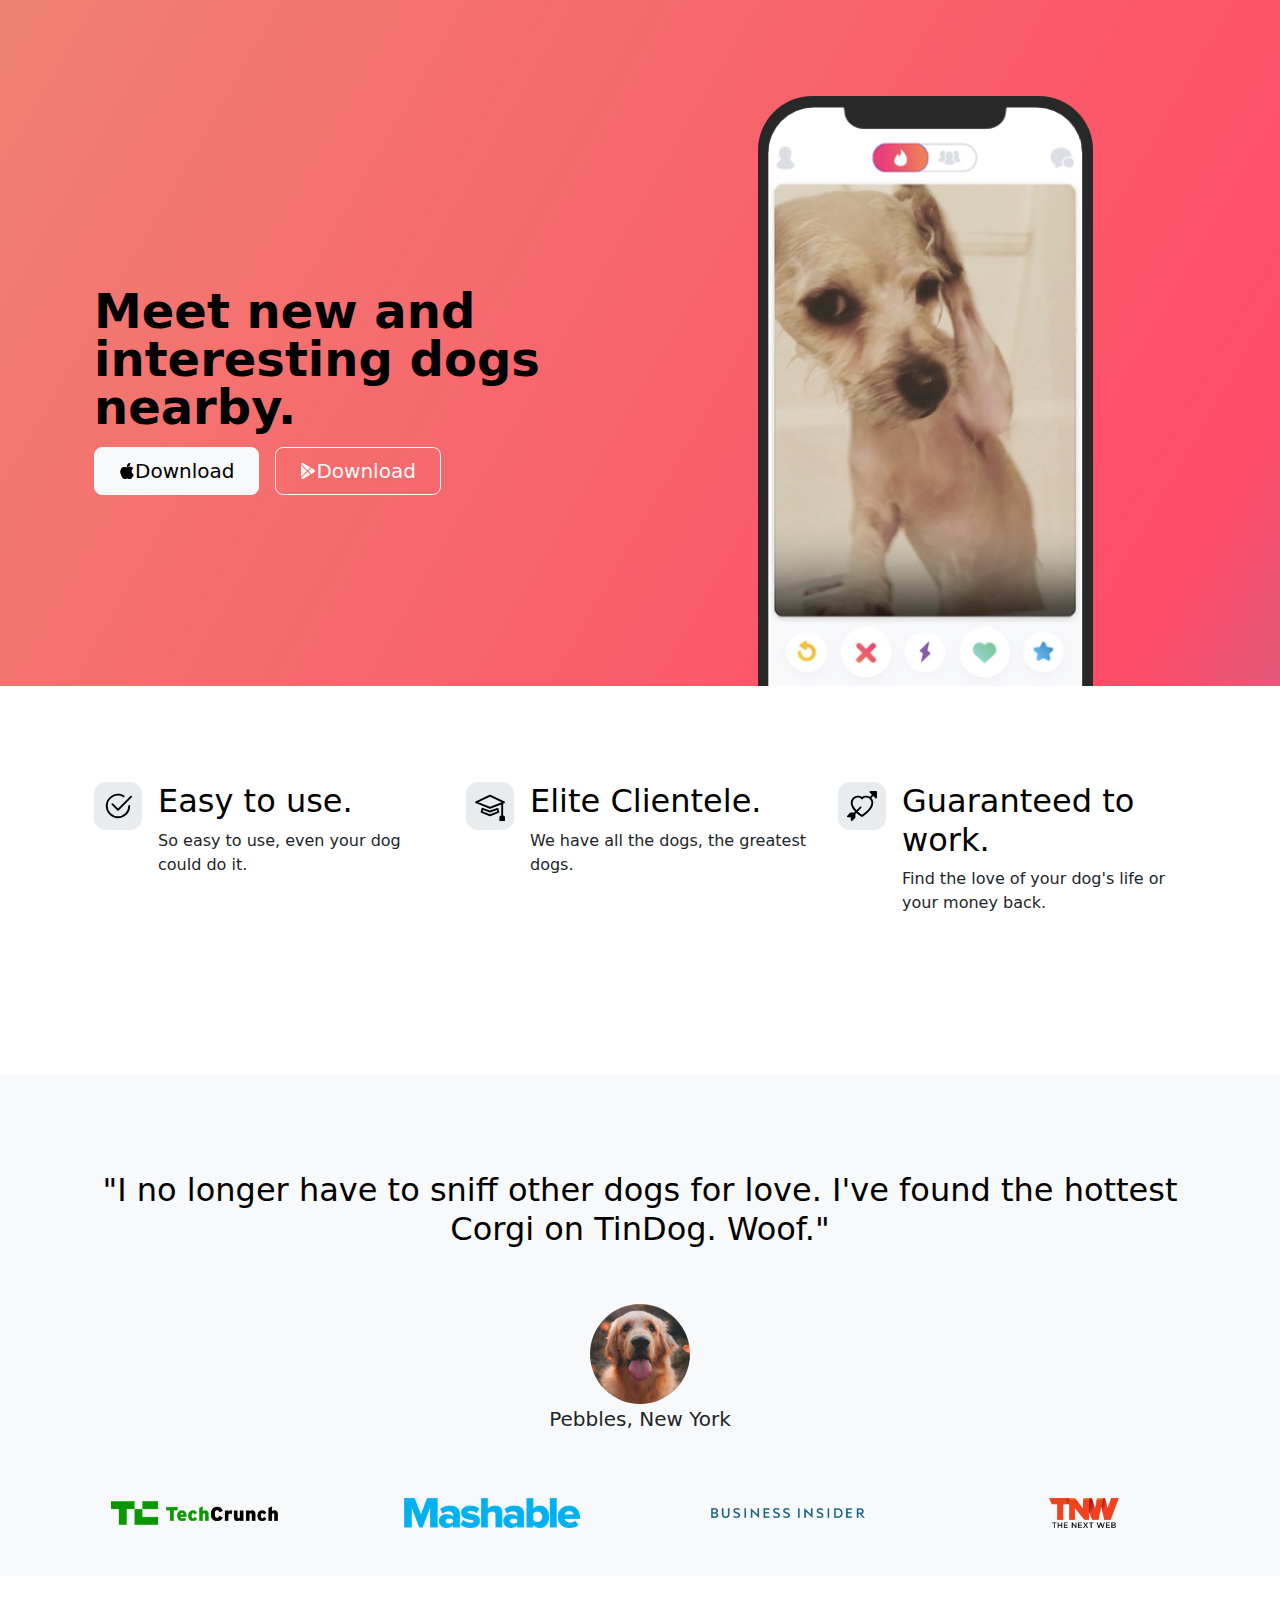
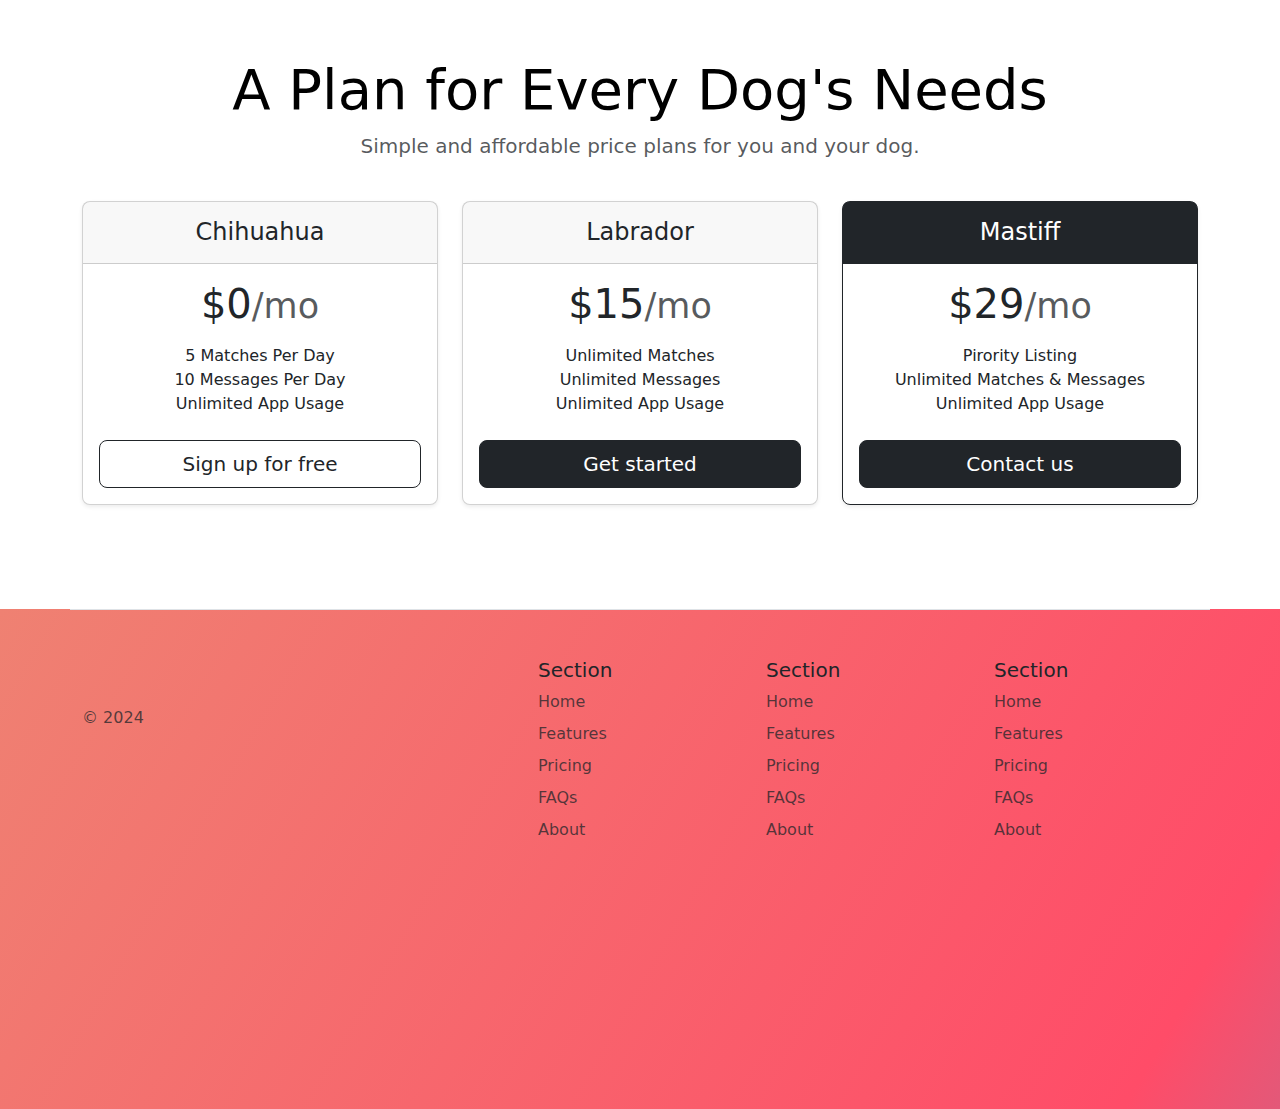
<file: Tindog_Project/index.html>
<!DOCTYPE html>
<html lang="en">

<head>
  <meta charset="UTF-8">
  <meta name="viewport" content="width=device-width, initial-scale=1.0">
  <title>TinDog</title>
  <link href="https://cdn.jsdelivr.net/npm/bootstrap@5.3.3/dist/css/bootstrap.min.css" rel="stylesheet" integrity="sha384-QWTKZyjpPEjISv5WaRU9OFeRpok6YctnYmDr5pNlyT2bRjXh0JMhjY6hW+ALEwIH" crossorigin="anonymous">
 <link rel="stylesheet" href="./css/style.css">
</head>

<body>

  <!-- Title -->
  <section id="title" class="gradient-background">
    <div class="container col-xxl-8 px-4 pt-5">
      <div class="row flex-lg-row-reverse align-items-center g-5 pt-5 ">
        <div class="col-10 col-sm-8 col-lg-6">
          <img src="./images/iphone.png" class="d-block mx-lg-auto img-fluid" alt="Bootstrap Themes" width="335" height="200" loading="lazy">
        </div>
        <div class="col-lg-6">
          <h1 class="display-5 fw-bold text-body-emphasis lh-1 mb-3">Meet new and interesting dogs nearby.</h1>
          <div class="d-grid gap-2 d-md-flex justify-content-md-start">
            <button type="button" class="btn btn-light btn-lg px-4 me-md-2"><svg xmlns="http://www.w3.org/2000/svg" width="16" height="16" fill="currentColor" class="bi bi-apple" viewBox="0 0 16 16">
              <path d="M11.182.008C11.148-.03 9.923.023 8.857 1.18c-1.066 1.156-.902 2.482-.878 2.516s1.52.087 2.475-1.258.762-2.391.728-2.43m3.314 11.733c-.048-.096-2.325-1.234-2.113-3.422s1.675-2.789 1.698-2.854-.597-.79-1.254-1.157a3.7 3.7 0 0 0-1.563-.434c-.108-.003-.483-.095-1.254.116-.508.139-1.653.589-1.968.607-.316.018-1.256-.522-2.267-.665-.647-.125-1.333.131-1.824.328-.49.196-1.422.754-2.074 2.237-.652 1.482-.311 3.83-.067 4.56s.625 1.924 1.273 2.796c.576.984 1.34 1.667 1.659 1.899s1.219.386 1.843.067c.502-.308 1.408-.485 1.766-.472.357.013 1.061.154 1.782.539.571.197 1.111.115 1.652-.105.541-.221 1.324-1.059 2.238-2.758q.52-1.185.473-1.282"/>
              <path d="M11.182.008C11.148-.03 9.923.023 8.857 1.18c-1.066 1.156-.902 2.482-.878 2.516s1.52.087 2.475-1.258.762-2.391.728-2.43m3.314 11.733c-.048-.096-2.325-1.234-2.113-3.422s1.675-2.789 1.698-2.854-.597-.79-1.254-1.157a3.7 3.7 0 0 0-1.563-.434c-.108-.003-.483-.095-1.254.116-.508.139-1.653.589-1.968.607-.316.018-1.256-.522-2.267-.665-.647-.125-1.333.131-1.824.328-.49.196-1.422.754-2.074 2.237-.652 1.482-.311 3.83-.067 4.56s.625 1.924 1.273 2.796c.576.984 1.34 1.667 1.659 1.899s1.219.386 1.843.067c.502-.308 1.408-.485 1.766-.472.357.013 1.061.154 1.782.539.571.197 1.111.115 1.652-.105.541-.221 1.324-1.059 2.238-2.758q.52-1.185.473-1.282"/>
            </svg>Download</button>
            <button type="button" class="btn btn-outline-light btn-lg px-4"><svg xmlns="http://www.w3.org/2000/svg" width="16" height="16" fill="currentColor" class="bi bi-google-play" viewBox="0 0 16 16">
              <path d="M14.222 9.374c1.037-.61 1.037-2.137 0-2.748L11.528 5.04 8.32 8l3.207 2.96zm-3.595 2.116L7.583 8.68 1.03 14.73c.201 1.029 1.36 1.61 2.303 1.055zM1 13.396V2.603L6.846 8zM1.03 1.27l6.553 6.05 3.044-2.81L3.333.215C2.39-.341 1.231.24 1.03 1.27"/>
            </svg>Download</button>
          </div>
        </div>
      </div>
    </div>
  </section>
  <!-- Features -->
  <section id="features">
     <div class="container px-4 py-5" id="hanging-icons">
      <!-- <h2 class="pb-2 border-bottom">Hanging icons</h2> -->
      <div class="row g-4 py-5 row-cols-1 row-cols-lg-3" >
        <div class="col d-flex align-items-start">
          <div class="icon-square text-body-emphasis bg-body-secondary d-inline-flex align-items-center justify-content-center fs-4 flex-shrink-0 me-3">
            <svg xmlns="http://www.w3.org/2000/svg" height="30" fill="currentColor" class="bi bi-check2-circle" viewBox="0 0 16 16">
              <path d="M2.5 8a5.5 5.5 0 0 1 8.25-4.764.5.5 0 0 0 .5-.866A6.5 6.5 0 1 0 14.5 8a.5.5 0 0 0-1 0 5.5 5.5 0 1 1-11 0z"></path>
              <path d="M15.354 3.354a.5.5 0 0 0-.708-.708L8 9.293 5.354 6.646a.5.5 0 1 0-.708.708l3 3a.5.5 0 0 0 .708 0l7-7z"></path>
            </svg>
          </div>
          <div>
            <h3 class="fs-2 text-body-emphasis">Easy to use.</h3>
            <p>So easy to use, even your dog could do it.</p>
          </div>
        </div>
        <div class="col d-flex align-items-start">
          <div class="icon-square text-body-emphasis bg-body-secondary d-inline-flex align-items-center justify-content-center fs-4 flex-shrink-0 me-3">
            <svg xmlns="http://www.w3.org/2000/svg" height="30" fill="currentColor" class="bi bi-mortarboard" viewBox="0 0 16 16">
              <path d="M8.211 2.047a.5.5 0 0 0-.422 0l-7.5 3.5a.5.5 0 0 0 .025.917l7.5 3a.5.5 0 0 0 .372 0L14 7.14V13a1 1 0 0 0-1 1v2h3v-2a1 1 0 0 0-1-1V6.739l.686-.275a.5.5 0 0 0 .025-.917l-7.5-3.5ZM8 8.46 1.758 5.965 8 3.052l6.242 2.913L8 8.46Z"></path>
              <path d="M4.176 9.032a.5.5 0 0 0-.656.327l-.5 1.7a.5.5 0 0 0 .294.605l4.5 1.8a.5.5 0 0 0 .372 0l4.5-1.8a.5.5 0 0 0 .294-.605l-.5-1.7a.5.5 0 0 0-.656-.327L8 10.466 4.176 9.032Zm-.068 1.873.22-.748 3.496 1.311a.5.5 0 0 0 .352 0l3.496-1.311.22.748L8 12.46l-3.892-1.556Z"></path>
            </svg>
          </div>
          <div>
            <h3 class="fs-2 text-body-emphasis">Elite Clientele.</h3>
            <p>We have all the dogs, the greatest dogs.</p>
          </div>
        </div>
        <div class="col d-flex align-items-start">
          <div class="icon-square text-body-emphasis bg-body-secondary d-inline-flex align-items-center justify-content-center fs-4 flex-shrink-0 me-3">
            <svg xmlns="http://www.w3.org/2000/svg" height="30" fill="currentColor" class="bi bi-arrow-through-heart" viewBox="0 0 16 16">
              <path fill-rule="evenodd" d="M2.854 15.854A.5.5 0 0 1 2 15.5V14H.5a.5.5 0 0 1-.354-.854l1.5-1.5A.5.5 0 0 1 2 11.5h1.793l.53-.53c-.771-.802-1.328-1.58-1.704-2.32-.798-1.575-.775-2.996-.213-4.092C3.426 2.565 6.18 1.809 8 3.233c1.25-.98 2.944-.928 4.212-.152L13.292 2 12.147.854A.5.5 0 0 1 12.5 0h3a.5.5 0 0 1 .5.5v3a.5.5 0 0 1-.854.354L14 2.707l-1.006 1.006c.236.248.44.531.6.845.562 1.096.585 2.517-.213 4.092-.793 1.563-2.395 3.288-5.105 5.08L8 13.912l-.276-.182a21.86 21.86 0 0 1-2.685-2.062l-.539.54V14a.5.5 0 0 1-.146.354l-1.5 1.5Zm2.893-4.894A20.419 20.419 0 0 0 8 12.71c2.456-1.666 3.827-3.207 4.489-4.512.679-1.34.607-2.42.215-3.185-.817-1.595-3.087-2.054-4.346-.761L8 4.62l-.358-.368c-1.259-1.293-3.53-.834-4.346.761-.392.766-.464 1.845.215 3.185.323.636.815 1.33 1.519 2.065l1.866-1.867a.5.5 0 1 1 .708.708L5.747 10.96Z"></path>
            </svg>
          </div>
          <div>
            <h3 class="fs-2 text-body-emphasis">Guaranteed to work.</h3>
            <p>Find the love of your dog's life or your money back.</p>
          </div>
        </div>
      </div>
    </div>

  </section>
  <!-- Testimonial -->
  <section id="testimonial">
    <div class="my-5">
      <div class="p-5 text-center bg-body-tertiary">
        <div class="container py-5">
          <h2 class="text-body-emphasis">"I no longer have to sniff other dogs for love. I've found the hottest Corgi on TinDog. Woof."</h2><br>
          <img src="./images/dog-img.jpg" class="dog-img" alt="dog">
          <p class="col-lg-8 mx-auto lead">
            Pebbles, New York
          </p>
        </div>
        <div class="row-images">
        <div class="col-lg-3 col-sm-12">
          <img src="./images/techcrunch.png" alt="techcrunch" height="30">
        </div>
        <div class="col-lg-3 col-sm-12">
          <img src="./images/mashable.png" alt="techcrunch" height="30">
        </div>
        <div class="col-lg-3 col-sm-12">
          <img src="./images/bizinsider.png" alt="techcrunch" height="30">
        </div>
        <div class="col-lg-3 col-sm-12">
          <img src="./images/tnw.png" alt="techcrunch" height="30">
        </div>
        </div>
        <!-- <div class="row-images">
          <img src="./images/techcrunch.png" class="techcrunch" alt="dog">
          <img src="./images/mashable.png" class="mashable" alt="dog">
          <img src="./images/bizinsider.png" class="bizinsider" alt="dog">
          <img src="./images/tnw.png" class="tnw" alt="dog"> -->
  
        </div>
      </div>
    </div>




  </section>
  <!-- Pricing -->
  <section id="pricing">

    <div class="container py-3">
    
        <div class="pricing-header p-3 pb-md-4 mx-auto text-center">
          <h1 class="display-4 fw-normal text-body-emphasis">A Plan for Every Dog's Needs</h1>
          <p class="fs-5 text-body-secondary">Simple and affordable price plans for you and your dog.</p>
        </div>
      </header>
    
      <main>
        <div class="row row-cols-1 row-cols-md-3 mb-3 text-center">
          <div class="col">
            <div class="card mb-4 rounded-3 shadow-sm">
              <div class="card-header py-3">
                <h4 class="my-0 fw-normal">Chihuahua</h4>
              </div>
              <div class="card-body">
                <h1 class="card-title pricing-card-title">$0<small class="text-body-secondary fw-light">/mo</small></h1>
                <ul class="list-unstyled mt-3 mb-4">
                  <li>5 Matches Per Day</li>
                  <li>10 Messages Per Day</li>
                  <li>Unlimited App Usage</li>
                </ul>
                <button type="button" class="w-100 btn btn-lg btn-outline-dark">Sign up for free</button>
              </div>
            </div>
          </div>
          <div class="col">
            <div class="card mb-4 rounded-3 shadow-sm">
              <div class="card-header py-3">
                <h4 class="my-0 fw-normal">Labrador</h4>
              </div>
              <div class="card-body">
                <h1 class="card-title pricing-card-title">$15<small class="text-body-secondary fw-light">/mo</small></h1>
                <ul class="list-unstyled mt-3 mb-4">
                  <li>Unlimited Matches</li>
                  <li>Unlimited Messages</li>
                  <li>Unlimited App Usage</li>
                  
                </ul>
                <button type="button" class="w-100 btn btn-lg btn-dark">Get started</button>
              </div>
            </div>
          </div>
          <div class="col">
            <div class="card mb-4 rounded-3 shadow-sm border-dark">
              <div class="card-header py-3 text-bg-dark border-dark">
                <h4 class="my-0 fw-normal">Mastiff</h4>
              </div>
              <div class="card-body">
                <h1 class="card-title pricing-card-title">$29<small class="text-body-secondary fw-light">/mo</small></h1>
                <ul class="list-unstyled mt-3 mb-4">
                  <li>Pirority Listing</li>
                  <li>Unlimited Matches & Messages</li>
                  <li>Unlimited App Usage</li>
                </ul>
                <button type="button" class="w-100 btn btn-lg btn-dark">Contact us</button>
              </div>
            </div>
          </div>
        </div>
      </div>
        </main>
    <section id="footer" >
      <div class="container">
        <footer class="row row-cols-1 row-cols-sm-2 row-cols-md-5 py-5 my-5 border-top">
          <div class="col mb-3">
            <a href="/" class="d-flex align-items-center mb-3 link-body-emphasis text-decoration-none">
              <svg class="bi me-2" width="40" height="32"><use xlink:href="#bootstrap"></use></svg>
            </a>
            <p class="text-body-secondary">© 2024</p>
          </div>
      
          <div class="col mb-3">
      
          </div>
      
          <div class="col mb-3">
            <h5>Section</h5>
            <ul class="nav flex-column">
              <li class="nav-item mb-2"><a href="#" class="nav-link p-0 text-body-secondary">Home</a></li>
              <li class="nav-item mb-2"><a href="#" class="nav-link p-0 text-body-secondary">Features</a></li>
              <li class="nav-item mb-2"><a href="#" class="nav-link p-0 text-body-secondary">Pricing</a></li>
              <li class="nav-item mb-2"><a href="#" class="nav-link p-0 text-body-secondary">FAQs</a></li>
              <li class="nav-item mb-2"><a href="#" class="nav-link p-0 text-body-secondary">About</a></li>
            </ul>
          </div>
      
          <div class="col mb-3">
            <h5>Section</h5>
            <ul class="nav flex-column">
              <li class="nav-item mb-2"><a href="#" class="nav-link p-0 text-body-secondary">Home</a></li>
              <li class="nav-item mb-2"><a href="#" class="nav-link p-0 text-body-secondary">Features</a></li>
              <li class="nav-item mb-2"><a href="#" class="nav-link p-0 text-body-secondary">Pricing</a></li>
              <li class="nav-item mb-2"><a href="#" class="nav-link p-0 text-body-secondary">FAQs</a></li>
              <li class="nav-item mb-2"><a href="#" class="nav-link p-0 text-body-secondary">About</a></li>
            </ul>
          </div>
      
          <div class="col mb-3">
            <h5>Section</h5>
            <ul class="nav flex-column">
              <li class="nav-item mb-2"><a href="#" class="nav-link p-0 text-body-secondary">Home</a></li>
              <li class="nav-item mb-2"><a href="#" class="nav-link p-0 text-body-secondary">Features</a></li>
              <li class="nav-item mb-2"><a href="#" class="nav-link p-0 text-body-secondary">Pricing</a></li>
              <li class="nav-item mb-2"><a href="#" class="nav-link p-0 text-body-secondary">FAQs</a></li>
              <li class="nav-item mb-2"><a href="#" class="nav-link p-0 text-body-secondary">About</a></li>
            </ul>
          </div>
        </footer>
  </section>
  <script src="https://cdn.jsdelivr.net/npm/bootstrap@5.3.3/dist/js/bootstrap.bundle.min.js" integrity="sha384-YvpcrYf0tY3lHB60NNkmXc5s9fDVZLESaAA55NDzOxhy9GkcIdslK1eN7N6jIeHz" crossorigin="anonymous"></script>
</body>

</html>
</file>
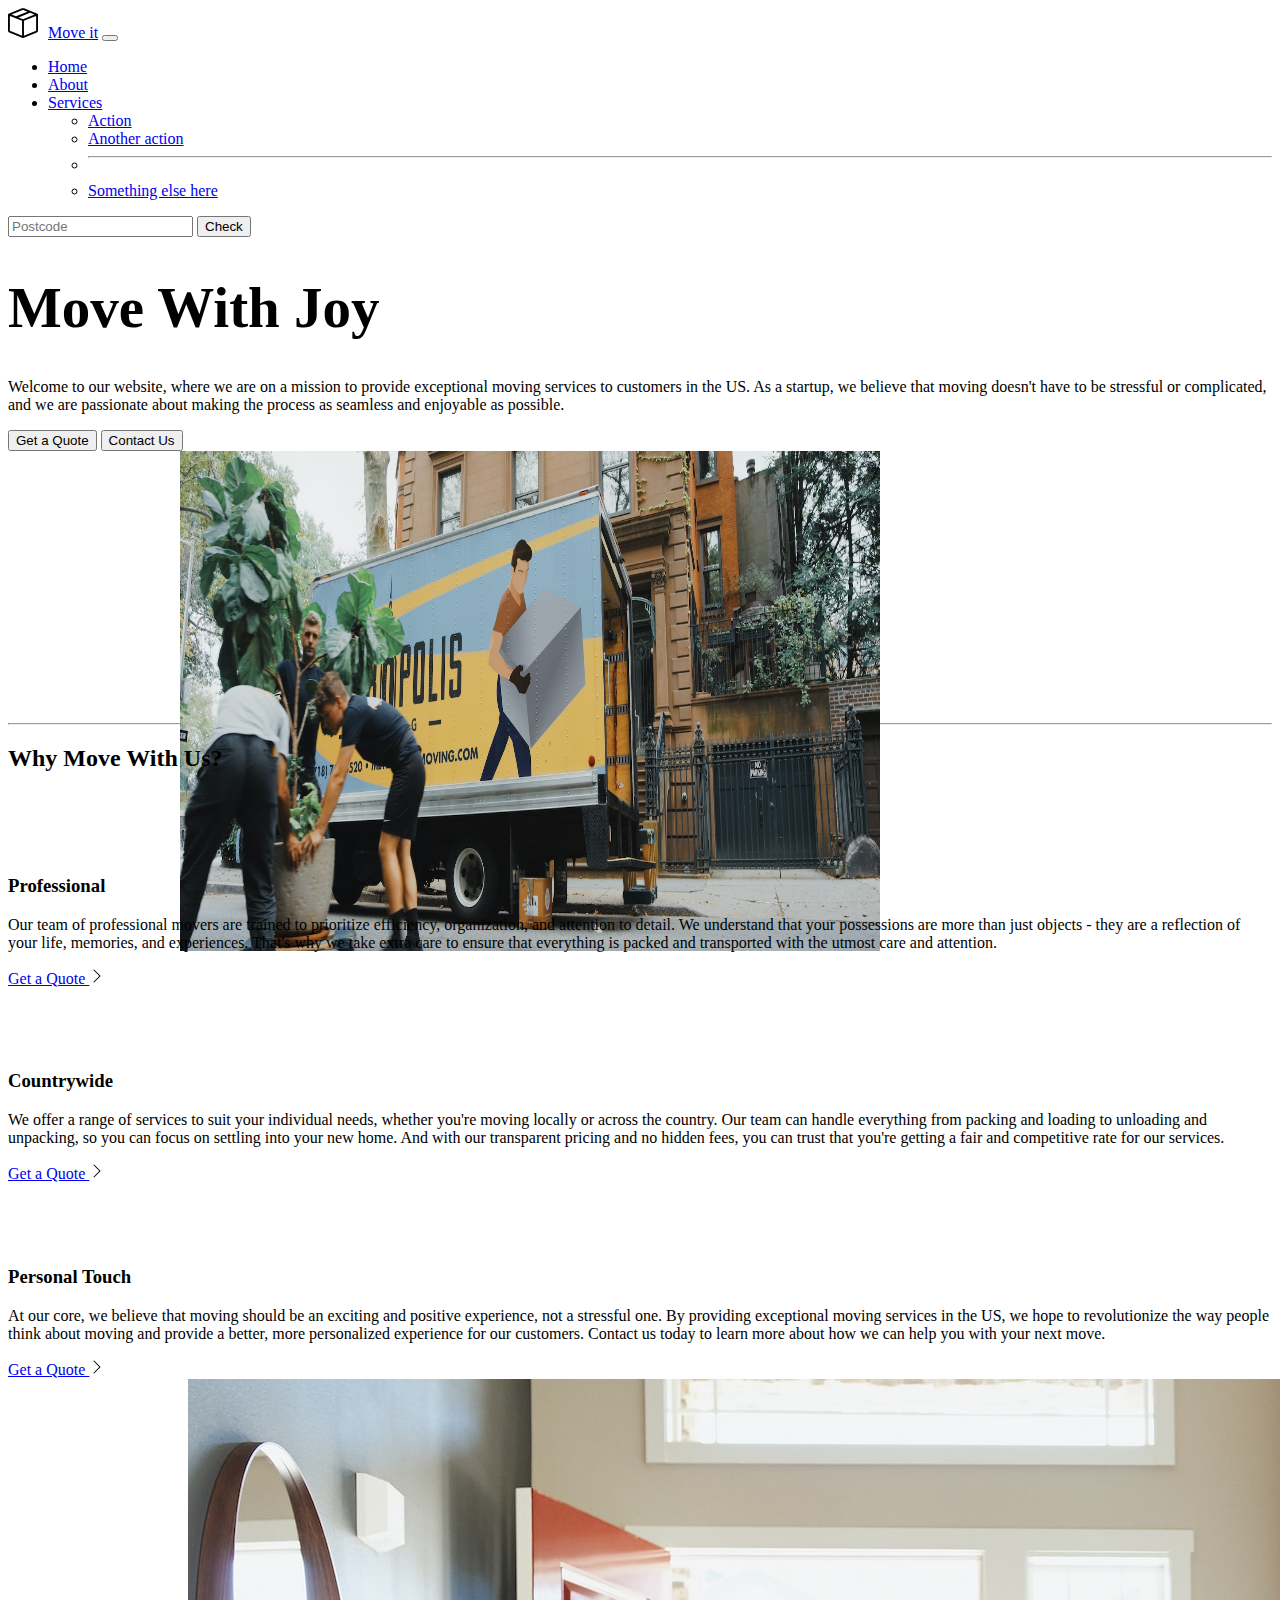
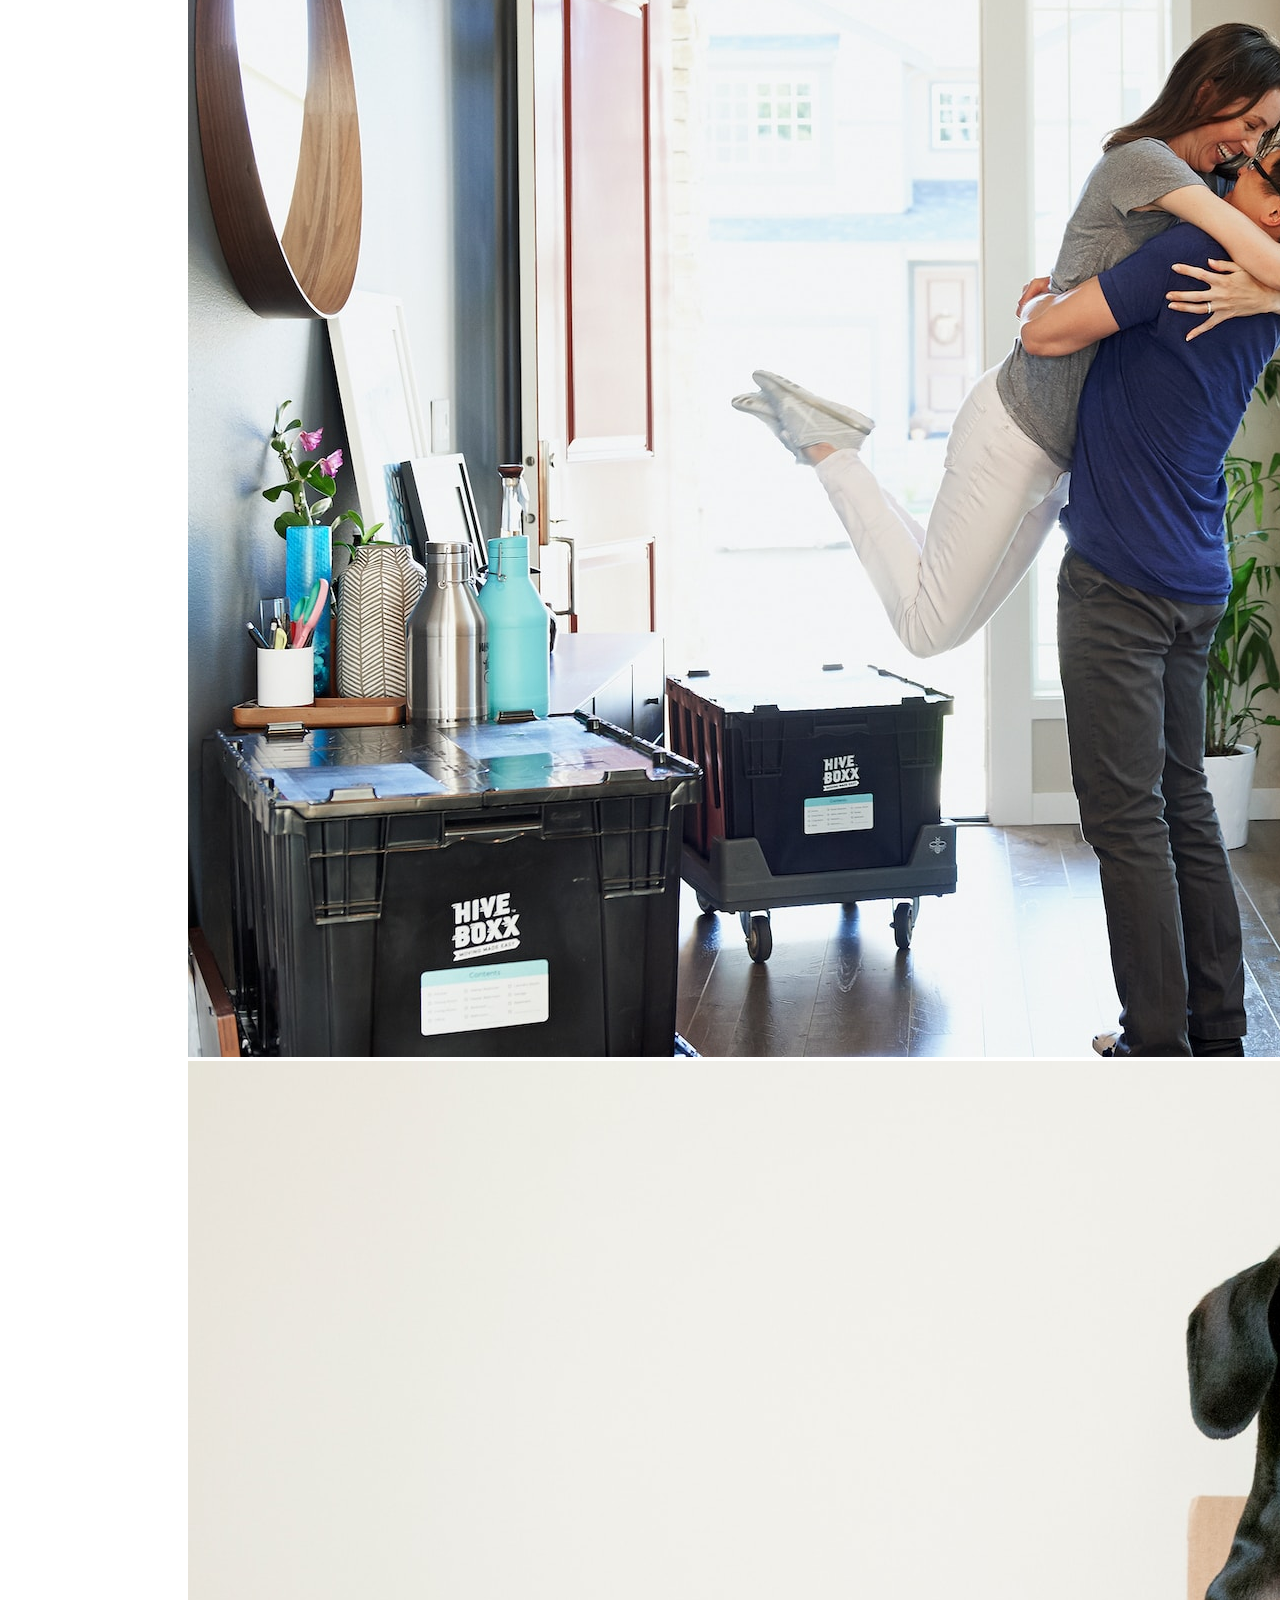
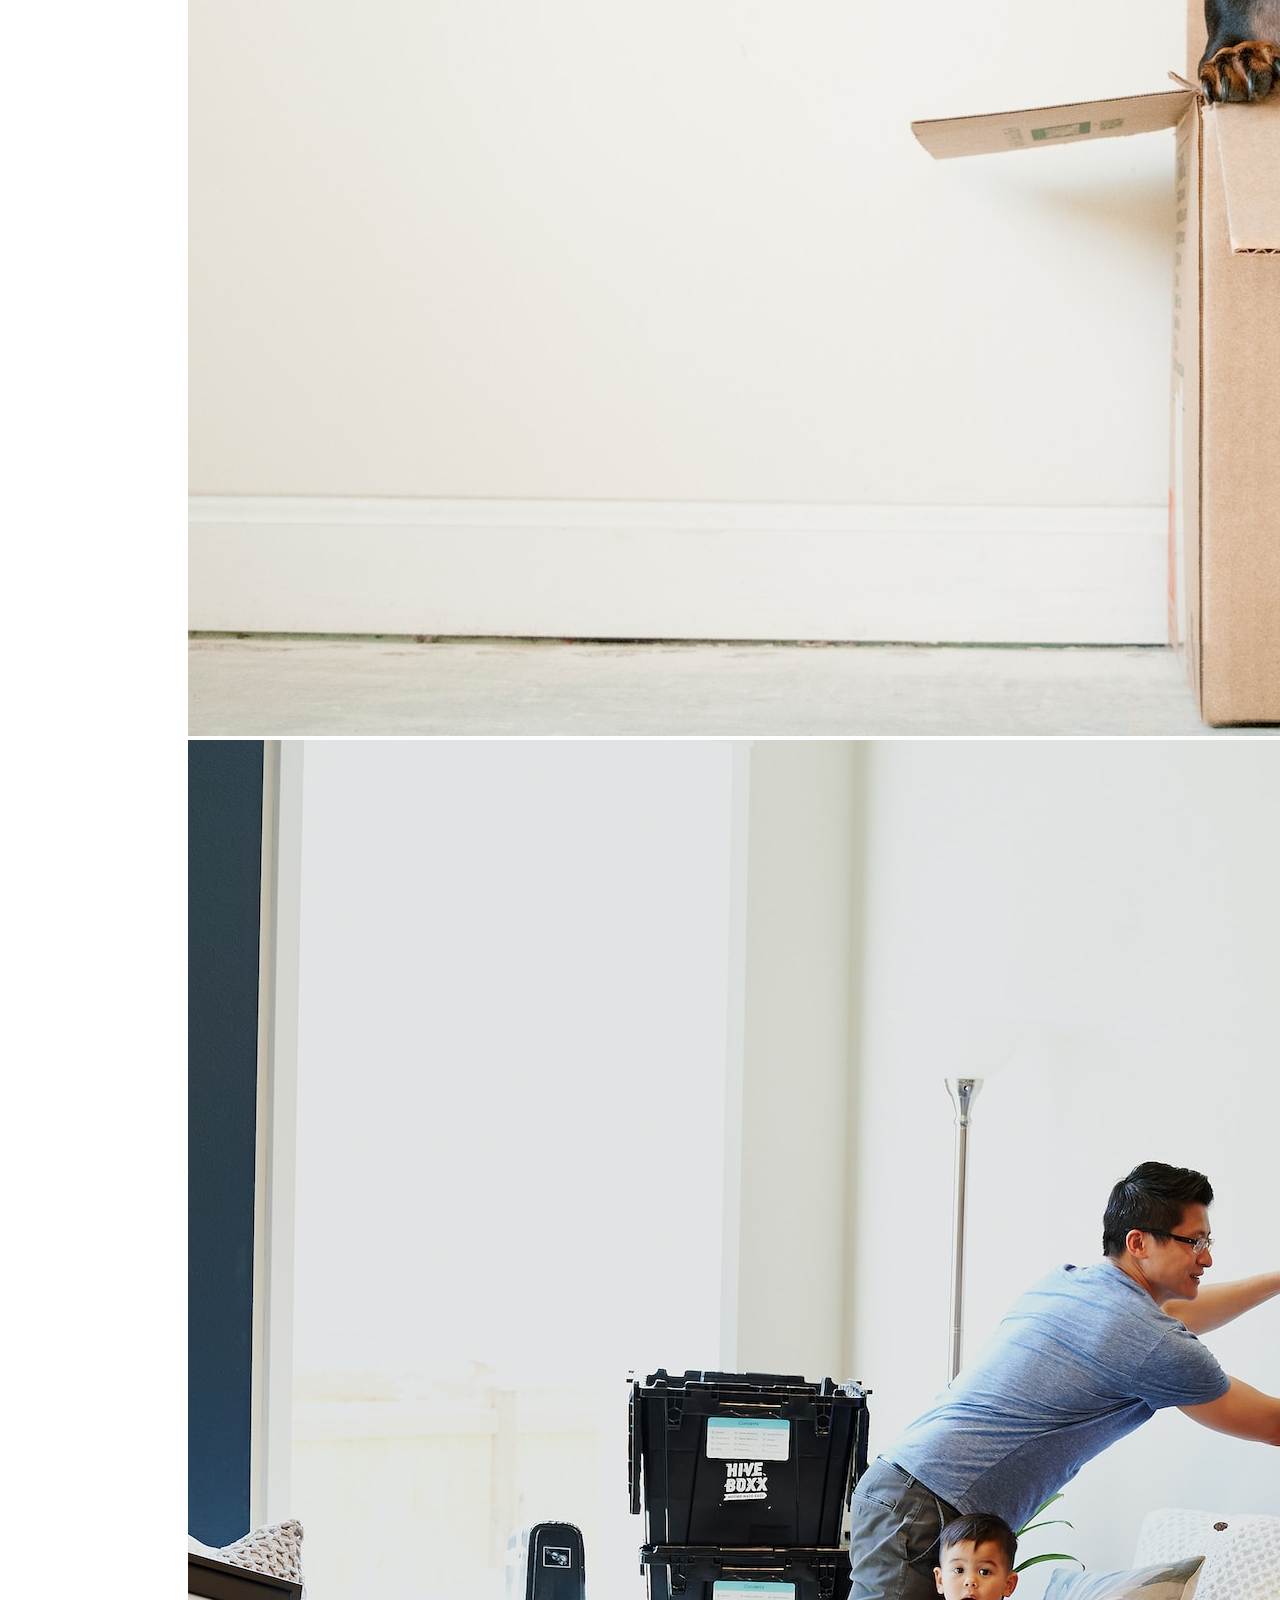
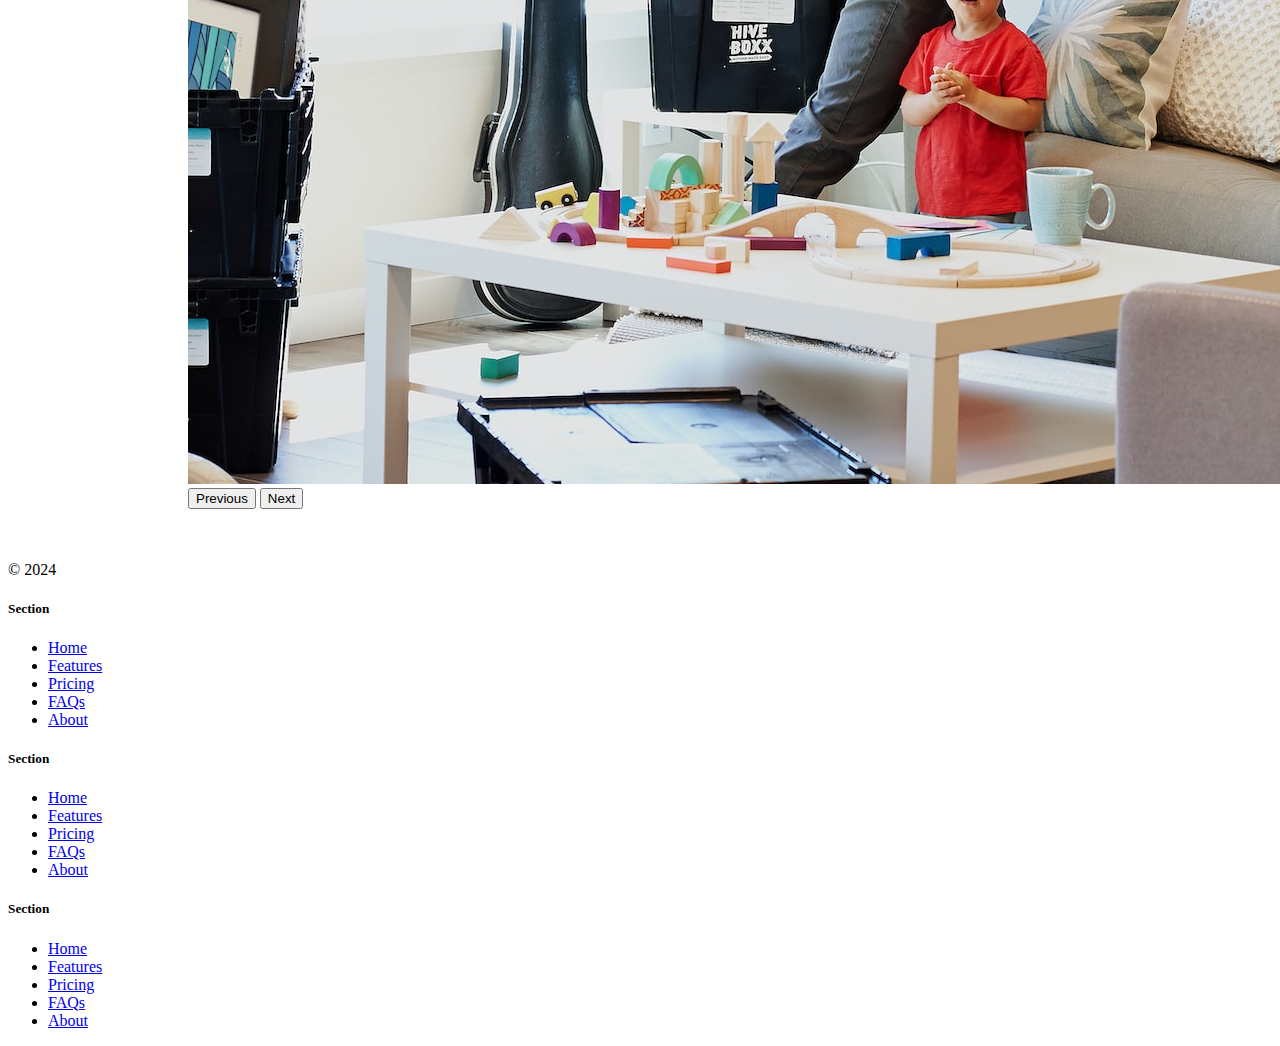
<file: Bootstrap_Components/11.2 Bootstrap Components/index.html>
<!DOCTYPE html>
<html lang="en" data-bs-theme="dark ">

<head>
  <meta charset="UTF-8">
  <meta name="viewport" content="width=device-width, initial-scale=1.0">
  <title>Bootstrap Components</title>
  <link href="https://cdn.jsdelivr.net/npm/bootstrap@5.3.0-alpha2/dist/css/bootstrap.min.css" rel="stylesheet"
    integrity="sha384-aFq/bzH65dt+w6FI2ooMVUpc+21e0SRygnTpmBvdBgSdnuTN7QbdgL+OapgHtvPp" crossorigin="anonymous">
  <style>
.navbar-brand{
  margin-left: 6px;
}
.fw-bold {
  font-size: 57px;
}
.img-fluid{
  margin-left: 172px;
}
.hr-van{
  margin-top: 2px;
}
.bi-chevron-right{
  color: black;
}
.feature-icon{
  width: 4rem;
  height: 4rem;
  border-radius: 0.75rem;
}
#carouselExample{
  padding-left: 20vh;
  padding-right: 24vh;
}
  </style>
  
</head>

<body>
  <nav class="navbar navbar-expand-lg bg-body-tertiary">
    <div class="container-fluid">
      <svg xmlns="http://www.w3.org/2000/svg" width="30" height="30" fill="currentColor" class="bi bi-box-seam" viewBox="0 0 16 16">
        <path d="M8.186 1.113a.5.5 0 0 0-.372 0L1.846 3.5l2.404.961L10.404 2l-2.218-.887zm3.564 1.426L5.596 5 8 5.961 14.154 3.5l-2.404-.961zm3.25 1.7-6.5 2.6v7.922l6.5-2.6V4.24zM7.5 14.762V6.838L1 4.239v7.923l6.5 2.6zM7.443.184a1.5 1.5 0 0 1 1.114 0l7.129 2.852A.5.5 0 0 1 16 3.5v8.662a1 1 0 0 1-.629.928l-7.185 2.874a.5.5 0 0 1-.372 0L.63 13.09a1 1 0 0 1-.63-.928V3.5a.5.5 0 0 1 .314-.464L7.443.184z"/>
      </svg>
      <a class="navbar-brand" href="#">Move it</a>
      
      <button class="navbar-toggler" type="button" data-bs-toggle="collapse" data-bs-target="#navbarSupportedContent" aria-controls="navbarSupportedContent" aria-expanded="false" aria-label="Toggle navigation">
        <span class="navbar-toggler-icon"></span>
      </button>
      <div class="collapse navbar-collapse" id="navbarSupportedContent">
        <ul class="navbar-nav me-auto mb-2 mb-lg-0">
          <li class="nav-item">
            <a class="nav-link active" aria-current="page" href="#">Home</a>
          </li>
          <li class="nav-item">
            <a class="nav-link" href="#">About</a>
          </li>
          <li class="nav-item dropdown">
            <a class="nav-link dropdown-toggle" href="#" role="button" data-bs-toggle="dropdown" aria-expanded="false">
              Services
            </a>
            <ul class="dropdown-menu">
              <li><a class="dropdown-item" href="#">Action</a></li>
              <li><a class="dropdown-item" href="#">Another action</a></li>
              <li><hr class="dropdown-divider"></li>
              <li><a class="dropdown-item" href="#">Something else here</a></li>
            </ul>
          </li>
        </ul>
        <form class="d-flex" role="search">
          <input class="form-control me-2" type="search" placeholder="Postcode" aria-label="Search">
          <button class="btn btn-outline-success" type="submit">Check</button>
        </form>
      </div>
    </div>
  </nav>

  <div class="px-4 py-5 my-5 text-center">
    <h1 class="display-5 fw-bold text-body-emphasis">Move With Joy</h1>
    <div class="col-lg-6 mx-auto">
      <p class="lead mb-4">Welcome to our website, where we are on a mission to provide exceptional moving services to customers in the US. As a startup, we believe that moving doesn't have to be stressful or complicated, and we are passionate about making the process as seamless and enjoyable as possible.</p>
      <div class="d-grid gap-2 d-sm-flex justify-content-sm-center">
        <button type="button" class="btn btn-primary btn-lg px-4 gap-3">Get a Quote</button>
        <button type="button" class="btn btn-outline-secondary btn-lg px-4">Contact Us</button>
      </div>
    </div>
  </div>
  <div class="overflow-hidden" style="max-height: 30vh;">
    <div class="container px-5">
      <img src="moving-van.jpg" class="img-fluid border rounded-3 shadow-lg mb-4" alt="Example image" width="700" height="500" loading="lazy">
    </div>
  </div><hr class="hr-van">

  <div class="container px-4 py-5" id="featured-3">
    <h2 class="pb-2 border-bottom">Why Move With Us?</h2>
    <div class="row g-4 py-5 row-cols-1 row-cols-lg-3">
      <div class="feature col">
        <div class="feature-icon d-inline-flex align-items-center justify-content-center text-bg-primary bg-gradient fs-2 mb-3">
          <svg xmlns="http://www.w3.org/2000/svg" width="50" height="30" fill="white" class="bi bi-briefcase" viewBox="0 0 16 16">
            <path d="M6.5 1A1.5 1.5 0 0 0 5 2.5V3H1.5A1.5 1.5 0 0 0 0 4.5v8A1.5 1.5 0 0 0 1.5 14h13a1.5 1.5 0 0 0 1.5-1.5v-8A1.5 1.5 0 0 0 14.5 3H11v-.5A1.5 1.5 0 0 0 9.5 1h-3zm0 1h3a.5.5 0 0 1 .5.5V3H6v-.5a.5.5 0 0 1 .5-.5zm1.886 6.914L15 7.151V12.5a.5.5 0 0 1-.5.5h-13a.5.5 0 0 1-.5-.5V7.15l6.614 1.764a1.5 1.5 0 0 0 .772 0zM1.5 4h13a.5.5 0 0 1 .5.5v1.616L8.129 7.948a.5.5 0 0 1-.258 0L1 6.116V4.5a.5.5 0 0 1 .5-.5z"/>
          </svg>
        </div>
        <h3 class="fs-2 text-body-emphasis">Professional</h3>
          <p>Our team of professional movers are trained to prioritize efficiency, organization, and attention to detail. We understand that your possessions are more than just objects - they are a reflection of your life, memories, and experiences. That's why we take extra care to ensure that everything is packed and transported with the utmost care and attention.</p>
        <a href="#" class="icon-link">
          Get a Quote
          <svg xmlns="http://www.w3.org/2000/svg" width="16" height="16" fill="currentColor" class="bi bi-chevron-right" viewBox="0 0 16 16">
            <path fill-rule="evenodd" d="M4.646 1.646a.5.5 0 0 1 .708 0l6 6a.5.5 0 0 1 0 .708l-6 6a.5.5 0 0 1-.708-.708L10.293 8 4.646 2.354a.5.5 0 0 1 0-.708z"/>
          </svg>
        </a>
      </div>
      <div class="feature col">
        <div class="feature-icon d-inline-flex align-items-center justify-content-center text-bg-primary bg-gradient fs-2 mb-3">
          <svg xmlns="http://www.w3.org/2000/svg" width="50" height="30" fill="white" class="bi bi-bus-front" viewBox="0 0 16 16">
            <path d="M5 11a1 1 0 1 1-2 0 1 1 0 0 1 2 0Zm8 0a1 1 0 1 1-2 0 1 1 0 0 1 2 0Zm-6-1a1 1 0 1 0 0 2h2a1 1 0 1 0 0-2H7Zm1-6c-1.876 0-3.426.109-4.552.226A.5.5 0 0 0 3 4.723v3.554a.5.5 0 0 0 .448.497C4.574 8.891 6.124 9 8 9c1.876 0 3.426-.109 4.552-.226A.5.5 0 0 0 13 8.277V4.723a.5.5 0 0 0-.448-.497A44.303 44.303 0 0 0 8 4Zm0-1c-1.837 0-3.353.107-4.448.22a.5.5 0 1 1-.104-.994A44.304 44.304 0 0 1 8 2c1.876 0 3.426.109 4.552.226a.5.5 0 1 1-.104.994A43.306 43.306 0 0 0 8 3Z"/>
            <path d="M15 8a1 1 0 0 0 1-1V5a1 1 0 0 0-1-1V2.64c0-1.188-.845-2.232-2.064-2.372A43.61 43.61 0 0 0 8 0C5.9 0 4.208.136 3.064.268 1.845.408 1 1.452 1 2.64V4a1 1 0 0 0-1 1v2a1 1 0 0 0 1 1v3.5c0 .818.393 1.544 1 2v2a.5.5 0 0 0 .5.5h2a.5.5 0 0 0 .5-.5V14h6v1.5a.5.5 0 0 0 .5.5h2a.5.5 0 0 0 .5-.5v-2c.607-.456 1-1.182 1-2V8ZM8 1c2.056 0 3.71.134 4.822.261.676.078 1.178.66 1.178 1.379v8.86a1.5 1.5 0 0 1-1.5 1.5h-9A1.5 1.5 0 0 1 2 11.5V2.64c0-.72.502-1.301 1.178-1.379A42.611 42.611 0 0 1 8 1Z"/>
          </svg>
        </div>
        <h3 class="fs-2 text-body-emphasis">Countrywide</h3>
        <p>We offer a range of services to suit your individual needs, whether you're moving locally or across the country. Our team can handle everything from packing and loading to unloading and unpacking, so you can focus on settling into your new home. And with our transparent pricing and no hidden fees, you can trust that you're getting a fair and competitive rate for our services.</p>
        <a href="#" class="icon-link">
          Get a Quote
          <svg xmlns="http://www.w3.org/2000/svg" width="16" height="16" fill="currentColor" class="bi bi-chevron-right" viewBox="0 0 16 16">
            <path fill-rule="evenodd" d="M4.646 1.646a.5.5 0 0 1 .708 0l6 6a.5.5 0 0 1 0 .708l-6 6a.5.5 0 0 1-.708-.708L10.293 8 4.646 2.354a.5.5 0 0 1 0-.708z"/>
          </svg>
        </a>
      </div>
      <div class="feature col">
        <div class="feature-icon d-inline-flex align-items-center justify-content-center text-bg-primary bg-gradient fs-2 mb-3">
          <svg xmlns="http://www.w3.org/2000/svg" width="50" height="30" fill="white" class="bi bi-chat-square-heart" viewBox="0 0 16 16">
            <path d="M14 1a1 1 0 0 1 1 1v8a1 1 0 0 1-1 1h-2.5a2 2 0 0 0-1.6.8L8 14.333 6.1 11.8a2 2 0 0 0-1.6-.8H2a1 1 0 0 1-1-1V2a1 1 0 0 1 1-1h12ZM2 0a2 2 0 0 0-2 2v8a2 2 0 0 0 2 2h2.5a1 1 0 0 1 .8.4l1.9 2.533a1 1 0 0 0 1.6 0l1.9-2.533a1 1 0 0 1 .8-.4H14a2 2 0 0 0 2-2V2a2 2 0 0 0-2-2H2Z"/>
            <path d="M8 3.993c1.664-1.711 5.825 1.283 0 5.132-5.825-3.85-1.664-6.843 0-5.132Z"/>
          </svg>
        </div>
        <h3 class="fs-2 text-body-emphasis">Personal Touch</h3>
          <p>At our core, we believe that moving should be an exciting and positive experience, not a stressful one. By providing exceptional moving services in the US, we hope to revolutionize the way people think about moving and provide a better, more personalized experience for our customers. Contact us today to learn more about how we can help you with your next move.</p>
        <a href="#" class="icon-link">
          Get a Quote
          <svg xmlns="http://www.w3.org/2000/svg" width="16" height="16" fill="currentColor" class="bi bi-chevron-right" viewBox="0 0 16 16" >
            <path fill-rule="evenodd" d="M4.646 1.646a.5.5 0 0 1 .708 0l6 6a.5.5 0 0 1 0 .708l-6 6a.5.5 0 0 1-.708-.708L10.293 8 4.646 2.354a.5.5 0 0 1 0-.708z"/>
          </svg>
        </a>
      </div>
    </div>
  </div>
<div class="container"
  <div id="carouselExample" class="carousel slide">
    <div class="carousel-inner">
      <div class="carousel-item active">
        <img src="couple.jpg" class="d-block w-100" alt="couple image">
      </div>
      <div class="carousel-item">
        <img src="dog.jpg" class="d-block w-100" alt="dog img">
      </div>
      <div class="carousel-item">
        <img src="family.jpg" class="d-block w-100" alt="family.jpg">
      </div>
    </div>
    <button class="carousel-control-prev" type="button" data-bs-target="#carouselExample" data-bs-slide="prev">
      <span class="carousel-control-prev-icon" aria-hidden="true"></span>
      <span class="visually-hidden">Previous</span>
    </button>
    <button class="carousel-control-next" type="button" data-bs-target="#carouselExample" data-bs-slide="next">
      <span class="carousel-control-next-icon" aria-hidden="true"></span>
      <span class="visually-hidden">Next</span>
    </button>
  </div>  
</div>
  <div class="b-example-divider"></div>
  <div class="container">
    <footer class="row row-cols-1 row-cols-sm-2 row-cols-md-5 py-5 my-5 border-top">
      <div class="col mb-3">
        <a href="/" class="d-flex align-items-center mb-3 link-body-emphasis text-decoration-none">
          <svg class="bi me-2" width="40" height="32"><use xlink:href="#bootstrap"></use></svg>
        </a>
        <p class="text-body-secondary">© 2024</p>
      </div>
  
      <div class="col mb-3">
  
      </div>
  
      <div class="col mb-3">
        <h5>Section</h5>
        <ul class="nav flex-column">
          <li class="nav-item mb-2"><a href="#" class="nav-link p-0 text-body-secondary">Home</a></li>
          <li class="nav-item mb-2"><a href="#" class="nav-link p-0 text-body-secondary">Features</a></li>
          <li class="nav-item mb-2"><a href="#" class="nav-link p-0 text-body-secondary">Pricing</a></li>
          <li class="nav-item mb-2"><a href="#" class="nav-link p-0 text-body-secondary">FAQs</a></li>
          <li class="nav-item mb-2"><a href="#" class="nav-link p-0 text-body-secondary">About</a></li>
        </ul>
      </div>
  
      <div class="col mb-3">
        <h5>Section</h5>
        <ul class="nav flex-column">
          <li class="nav-item mb-2"><a href="#" class="nav-link p-0 text-body-secondary">Home</a></li>
          <li class="nav-item mb-2"><a href="#" class="nav-link p-0 text-body-secondary">Features</a></li>
          <li class="nav-item mb-2"><a href="#" class="nav-link p-0 text-body-secondary">Pricing</a></li>
          <li class="nav-item mb-2"><a href="#" class="nav-link p-0 text-body-secondary">FAQs</a></li>
          <li class="nav-item mb-2"><a href="#" class="nav-link p-0 text-body-secondary">About</a></li>
        </ul>
      </div>
  
      <div class="col mb-3">
        <h5>Section</h5>
        <ul class="nav flex-column">
          <li class="nav-item mb-2"><a href="#" class="nav-link p-0 text-body-secondary">Home</a></li>
          <li class="nav-item mb-2"><a href="#" class="nav-link p-0 text-body-secondary">Features</a></li>
          <li class="nav-item mb-2"><a href="#" class="nav-link p-0 text-body-secondary">Pricing</a></li>
          <li class="nav-item mb-2"><a href="#" class="nav-link p-0 text-body-secondary">FAQs</a></li>
          <li class="nav-item mb-2"><a href="#" class="nav-link p-0 text-body-secondary">About</a></li>
        </ul>
      </div>
    </footer>
  </div>



  
  <script src="https://cdn.jsdelivr.net/npm/bootstrap@5.3.3/dist/js/bootstrap.bundle.min.js" integrity="sha384-YvpcrYf0tY3lHB60NNkmXc5s9fDVZLESaAA55NDzOxhy9GkcIdslK1eN7N6jIeHz" crossorigin="anonymous"></script>
</body>

</html>
</file>
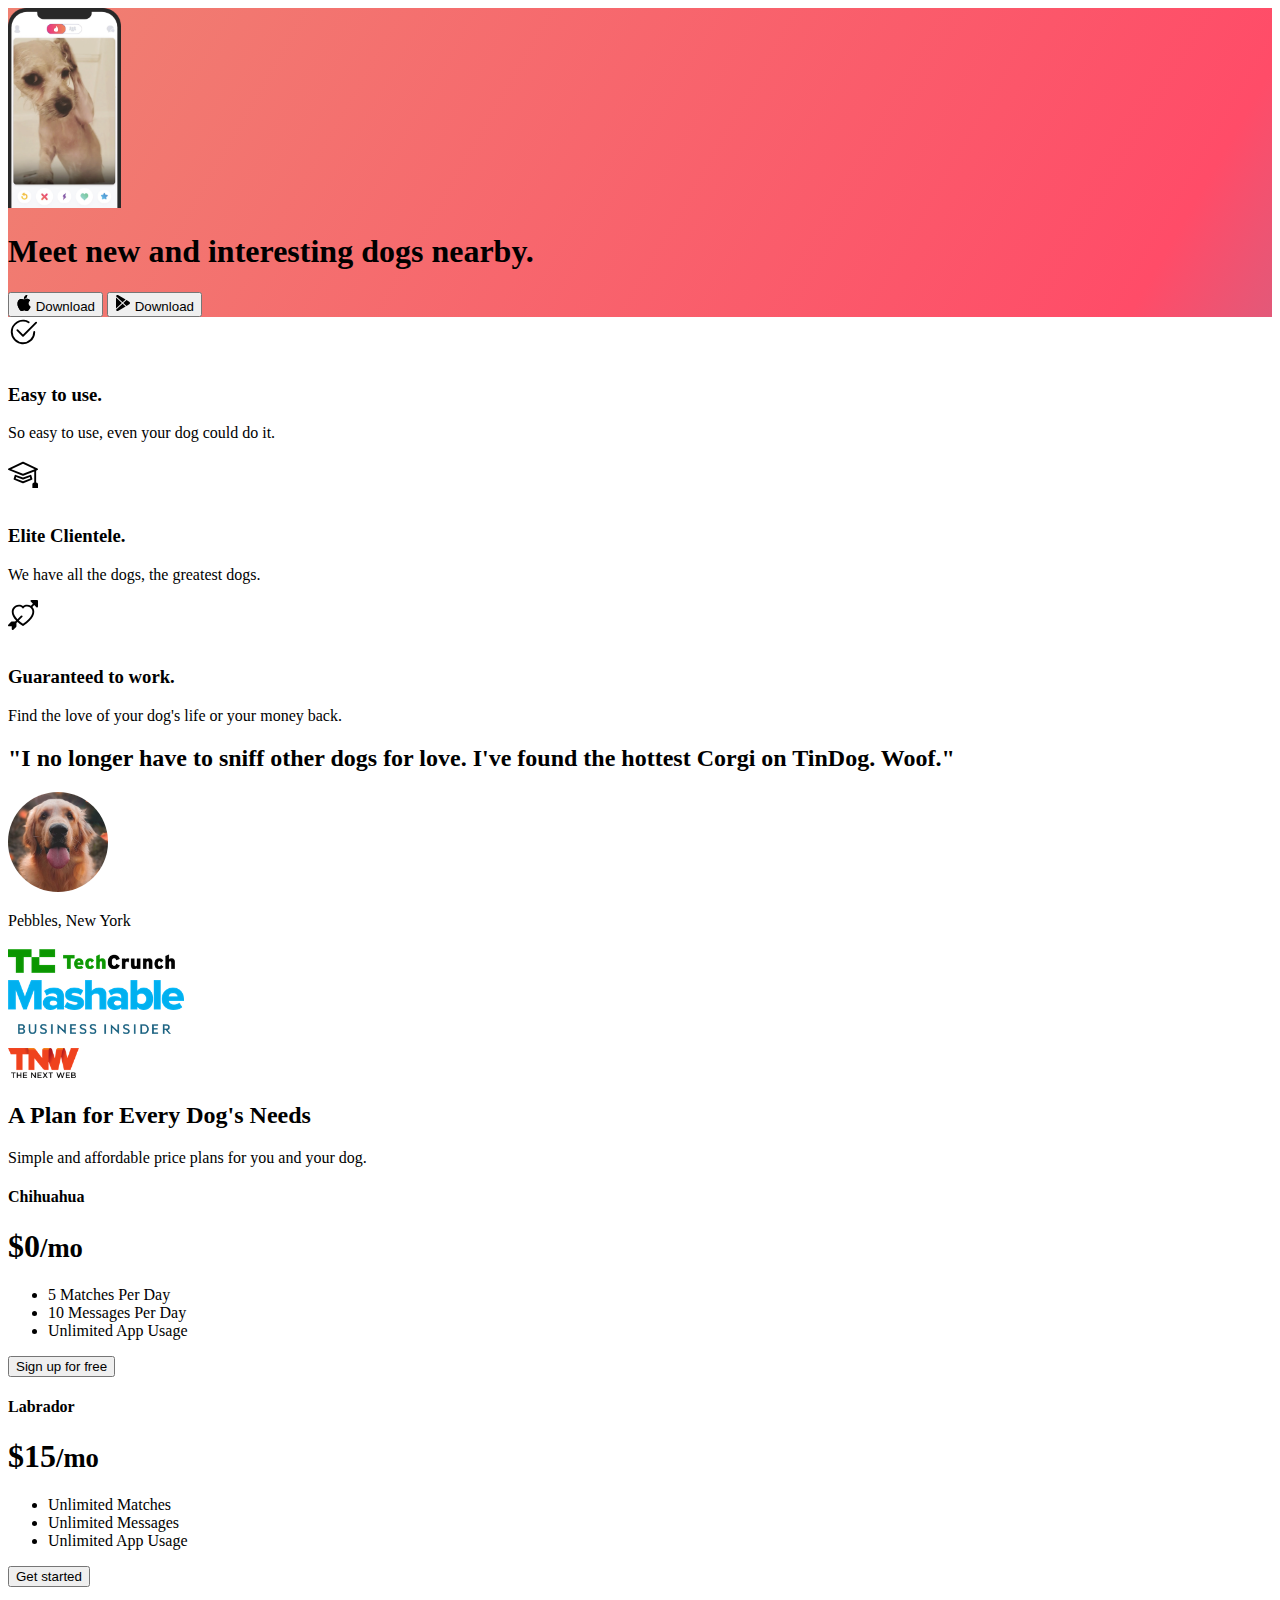
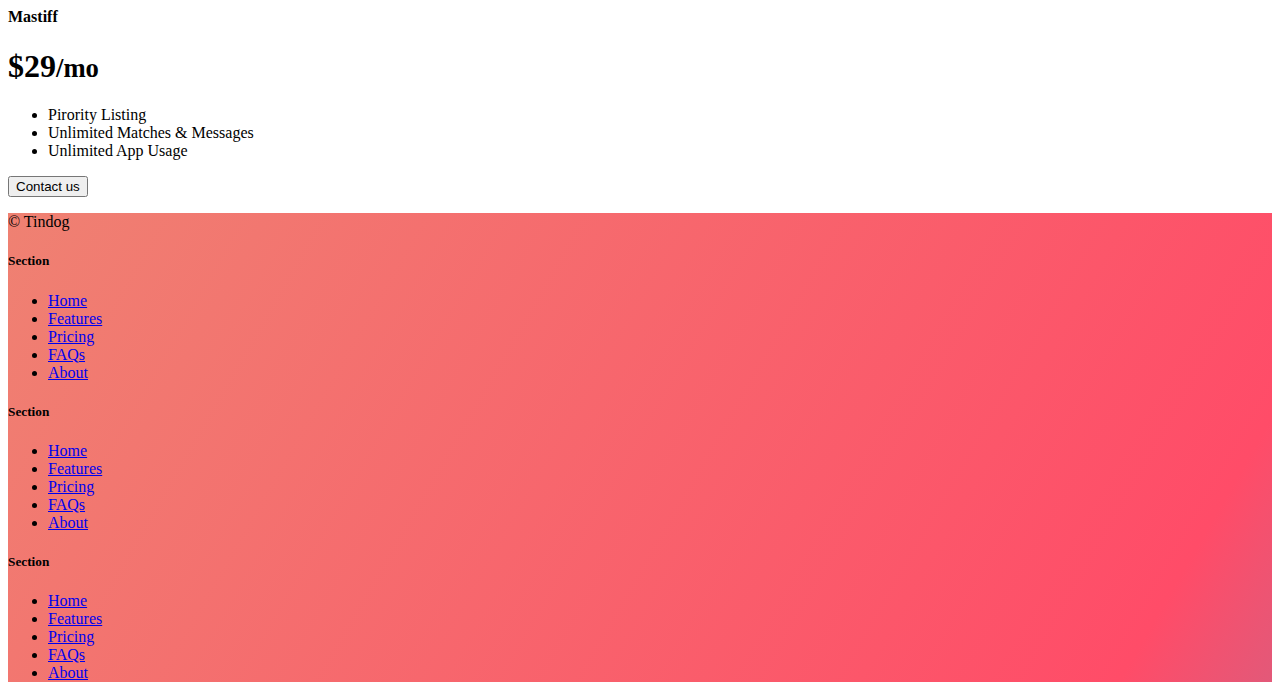
<file: Tindog_Project/solution.html>
<!DOCTYPE html>
<html lang="en">

<head>
  <meta charset="UTF-8">
  <meta name="viewport" content="width=device-width, initial-scale=1.0">
  <title>TinDog</title>
  <link href="https://cdn.jsdelivr.net/npm/bootstrap@5.3.0-alpha3/dist/css/bootstrap.min.css" rel="stylesheet"
    integrity="sha384-KK94CHFLLe+nY2dmCWGMq91rCGa5gtU4mk92HdvYe+M/SXH301p5ILy+dN9+nJOZ" crossorigin="anonymous">
  <link rel="stylesheet" href="./css/solution.css">
</head>

<body>


  <!-- Title -->
  <section id="title" class="gradient-background">

    <div class="container col-xxl-8 px-4 pt-5">
      <div class="row flex-lg-row-reverse align-items-center g-5 pt-5">
        <div class="col-10 col-sm-8 col-lg-6">
          <img src="./images/iphone.png" class="d-block mx-lg-auto img-fluid" alt="Bootstrap Themes" height="200"
            loading="lazy">
        </div>
        <div class="col-lg-6">
          <h1 class="display-5 fw-bold text-body-emphasis lh-1 mb-3">Meet new and interesting dogs nearby.</h1>

          <div class="d-grid gap-2 d-md-flex justify-content-md-start">
            <button type="button" class="btn btn-light btn-lg px-4 me-md-2"><svg xmlns="http://www.w3.org/2000/svg"
                width="16" height="16" fill="currentColor" class="bi bi-apple mb-1" viewBox="0 0 16 16">
                <path
                  d="M11.182.008C11.148-.03 9.923.023 8.857 1.18c-1.066 1.156-.902 2.482-.878 2.516.024.034 1.52.087 2.475-1.258.955-1.345.762-2.391.728-2.43Zm3.314 11.733c-.048-.096-2.325-1.234-2.113-3.422.212-2.189 1.675-2.789 1.698-2.854.023-.065-.597-.79-1.254-1.157a3.692 3.692 0 0 0-1.563-.434c-.108-.003-.483-.095-1.254.116-.508.139-1.653.589-1.968.607-.316.018-1.256-.522-2.267-.665-.647-.125-1.333.131-1.824.328-.49.196-1.422.754-2.074 2.237-.652 1.482-.311 3.83-.067 4.56.244.729.625 1.924 1.273 2.796.576.984 1.34 1.667 1.659 1.899.319.232 1.219.386 1.843.067.502-.308 1.408-.485 1.766-.472.357.013 1.061.154 1.782.539.571.197 1.111.115 1.652-.105.541-.221 1.324-1.059 2.238-2.758.347-.79.505-1.217.473-1.282Z" />
                <path
                  d="M11.182.008C11.148-.03 9.923.023 8.857 1.18c-1.066 1.156-.902 2.482-.878 2.516.024.034 1.52.087 2.475-1.258.955-1.345.762-2.391.728-2.43Zm3.314 11.733c-.048-.096-2.325-1.234-2.113-3.422.212-2.189 1.675-2.789 1.698-2.854.023-.065-.597-.79-1.254-1.157a3.692 3.692 0 0 0-1.563-.434c-.108-.003-.483-.095-1.254.116-.508.139-1.653.589-1.968.607-.316.018-1.256-.522-2.267-.665-.647-.125-1.333.131-1.824.328-.49.196-1.422.754-2.074 2.237-.652 1.482-.311 3.83-.067 4.56.244.729.625 1.924 1.273 2.796.576.984 1.34 1.667 1.659 1.899.319.232 1.219.386 1.843.067.502-.308 1.408-.485 1.766-.472.357.013 1.061.154 1.782.539.571.197 1.111.115 1.652-.105.541-.221 1.324-1.059 2.238-2.758.347-.79.505-1.217.473-1.282Z" />
              </svg> Download</button>
            <button type="button" class="btn btn-outline-light btn-lg px-4"><svg xmlns="http://www.w3.org/2000/svg"
                width="16" height="16" fill="currentColor" class="bi bi-google-play mb-1" viewBox="0 0 16 16">
                <path
                  d="M14.222 9.374c1.037-.61 1.037-2.137 0-2.748L11.528 5.04 8.32 8l3.207 2.96 2.694-1.586Zm-3.595 2.116L7.583 8.68 1.03 14.73c.201 1.029 1.36 1.61 2.303 1.055l7.294-4.295ZM1 13.396V2.603L6.846 8 1 13.396ZM1.03 1.27l6.553 6.05 3.044-2.81L3.333.215C2.39-.341 1.231.24 1.03 1.27Z" />
              </svg> Download</button>
          </div>
        </div>
      </div>
    </div>
  </section>
  <!-- Features -->
  <section id="features">
    <div class="container mt-5">
      <div class="row g-4 py-5 row-cols-1 row-cols-lg-3">
        <div class="col d-flex align-items-start">
          <div
            class="icon-square text-body-emphasis bg-body-secondary d-inline-flex align-items-center justify-content-center fs-4 flex-shrink-0 me-3">
            <svg xmlns="http://www.w3.org/2000/svg" height="30" fill="currentColor" class="bi bi-check2-circle"
              viewBox="0 0 16 16">
              <path
                d="M2.5 8a5.5 5.5 0 0 1 8.25-4.764.5.5 0 0 0 .5-.866A6.5 6.5 0 1 0 14.5 8a.5.5 0 0 0-1 0 5.5 5.5 0 1 1-11 0z" />
              <path
                d="M15.354 3.354a.5.5 0 0 0-.708-.708L8 9.293 5.354 6.646a.5.5 0 1 0-.708.708l3 3a.5.5 0 0 0 .708 0l7-7z" />
            </svg>
          </div>
          <div>
            <h3 class="fs-2">Easy to use.</h3>
            <p>So easy to use, even your dog could do it.</p>

          </div>
        </div>
        <div class="col d-flex align-items-start">
          <div
            class="icon-square text-body-emphasis bg-body-secondary d-inline-flex align-items-center justify-content-center fs-4 flex-shrink-0 me-3">
            <svg xmlns="http://www.w3.org/2000/svg" height="30" fill="currentColor" class="bi bi-mortarboard"
              viewBox="0 0 16 16">
              <path
                d="M8.211 2.047a.5.5 0 0 0-.422 0l-7.5 3.5a.5.5 0 0 0 .025.917l7.5 3a.5.5 0 0 0 .372 0L14 7.14V13a1 1 0 0 0-1 1v2h3v-2a1 1 0 0 0-1-1V6.739l.686-.275a.5.5 0 0 0 .025-.917l-7.5-3.5ZM8 8.46 1.758 5.965 8 3.052l6.242 2.913L8 8.46Z" />
              <path
                d="M4.176 9.032a.5.5 0 0 0-.656.327l-.5 1.7a.5.5 0 0 0 .294.605l4.5 1.8a.5.5 0 0 0 .372 0l4.5-1.8a.5.5 0 0 0 .294-.605l-.5-1.7a.5.5 0 0 0-.656-.327L8 10.466 4.176 9.032Zm-.068 1.873.22-.748 3.496 1.311a.5.5 0 0 0 .352 0l3.496-1.311.22.748L8 12.46l-3.892-1.556Z" />
            </svg>
          </div>
          <div>
            <h3 class="fs-2">Elite Clientele.</h3>
            <p>We have all the dogs, the greatest dogs.</p>

          </div>
        </div>
        <div class="col d-flex align-items-start">
          <div
            class="icon-square text-body-emphasis bg-body-secondary d-inline-flex align-items-center justify-content-center fs-4 flex-shrink-0 me-3">
            <svg xmlns="http://www.w3.org/2000/svg" height="30" fill="currentColor" class="bi bi-arrow-through-heart"
              viewBox="0 0 16 16">
              <path fill-rule="evenodd"
                d="M2.854 15.854A.5.5 0 0 1 2 15.5V14H.5a.5.5 0 0 1-.354-.854l1.5-1.5A.5.5 0 0 1 2 11.5h1.793l.53-.53c-.771-.802-1.328-1.58-1.704-2.32-.798-1.575-.775-2.996-.213-4.092C3.426 2.565 6.18 1.809 8 3.233c1.25-.98 2.944-.928 4.212-.152L13.292 2 12.147.854A.5.5 0 0 1 12.5 0h3a.5.5 0 0 1 .5.5v3a.5.5 0 0 1-.854.354L14 2.707l-1.006 1.006c.236.248.44.531.6.845.562 1.096.585 2.517-.213 4.092-.793 1.563-2.395 3.288-5.105 5.08L8 13.912l-.276-.182a21.86 21.86 0 0 1-2.685-2.062l-.539.54V14a.5.5 0 0 1-.146.354l-1.5 1.5Zm2.893-4.894A20.419 20.419 0 0 0 8 12.71c2.456-1.666 3.827-3.207 4.489-4.512.679-1.34.607-2.42.215-3.185-.817-1.595-3.087-2.054-4.346-.761L8 4.62l-.358-.368c-1.259-1.293-3.53-.834-4.346.761-.392.766-.464 1.845.215 3.185.323.636.815 1.33 1.519 2.065l1.866-1.867a.5.5 0 1 1 .708.708L5.747 10.96Z" />
            </svg>
          </div>
          <div>
            <h3 class="fs-2">Guaranteed to work.</h3>
            <p>Find the love of your dog's life or your money back.</p>

          </div>
        </div>
      </div>
    </div>
  </section>
  <!-- Testimonial -->
  <section id="testimonial">
    <div class="my-5">
      <div class="p-5 text-center bg-body-tertiary">
        <div class="container py-5">
          <h2 class="text-body-emphasis">"I no longer have to sniff other dogs for love. I've found the hottest Corgi on
            TinDog. Woof."</h2>
          <img class="profile-img mt-5" src="./images/dog-img.jpg" alt="dog image">
          <p class="col-lg-8 mx-auto lead mt-2">
            Pebbles, New York
          </p>
        </div>

        <div class="container">
          <div class="row">
            <div class="col-lg-3 col-sm-12">
              <img src="./images/techcrunch.png" alt="techcrunch" height="30">
            </div>
            <div class="col-lg-3 col-sm-12">
              <img src="./images/mashable.png" alt="mashable" height="30">
            </div>
            <div class="col-lg-3 col-sm-12">
              <img src="./images/bizinsider.png" alt="bizinsider" height="30">
            </div>
            <div class="col-lg-3 col-sm-12">
              <img src="./images/tnw.png" alt="tnw" height="30">
            </div>
          </div>
        </div>
      </div>
    </div>
  </section>
  <!-- Pricing -->
  <section id="pricing">
    <div class="container">
      <div class="pricing-header p-3 pb-md-4 mx-auto text-center">
        <h2 class="display-4 fw-normal">A Plan for Every Dog's Needs</h2>
        <p class="fs-5 text-body-secondary">Simple and affordable price plans for you and your dog.
      </div>
      <div class="row row-cols-1 row-cols-md-3 mb-3 text-center">
        <div class="col">
          <div class="card mb-4 rounded-3 shadow-sm">
            <div class="card-header py-3">
              <h4 class="my-0 fw-normal">Chihuahua</h4>
            </div>
            <div class="card-body">
              <h1 class="card-title pricing-card-title">$0<small class="text-body-secondary fw-light">/mo</small></h1>
              <ul class="list-unstyled mt-3 mb-4">
                <li>5 Matches Per Day</li>
                <li>10 Messages Per Day</li>
                <li>Unlimited App Usage</li>
              </ul>
              <button type="button" class="w-100 btn btn-lg btn-outline-dark">Sign up for free</button>
            </div>
          </div>
        </div>
        <div class="col">
          <div class="card mb-4 rounded-3 shadow-sm">
            <div class="card-header py-3">
              <h4 class="my-0 fw-normal">Labrador</h4>
            </div>
            <div class="card-body">
              <h1 class="card-title pricing-card-title">$15<small class="text-body-secondary fw-light">/mo</small></h1>
              <ul class="list-unstyled mt-3 mb-4">
                <li>Unlimited Matches</li>
                <li>Unlimited Messages</li>
                <li>Unlimited App Usage</li>
              </ul>
              <button type="button" class="w-100 btn btn-lg btn-dark">Get started</button>
            </div>
          </div>
        </div>
        <div class="col">
          <div class="card mb-4 rounded-3 shadow-sm border-dark">
            <div class="card-header py-3 text-bg-dark border-dark">
              <h4 class="my-0 fw-normal">Mastiff</h4>
            </div>
            <div class="card-body">
              <h1 class="card-title pricing-card-title">$29<small class="text-body-secondary fw-light">/mo</small></h1>
              <ul class="list-unstyled mt-3 mb-4">
                <li>Pirority Listing</li>
                <li>Unlimited Matches & Messages</li>
                <li>Unlimited App Usage</li>
              </ul>
              <button type="button" class="w-100 btn btn-lg btn-dark">Contact us</button>
            </div>
          </div>
        </div>
      </div>
    </div>
  </section>
  <!-- Footer -->
  <section id="contact" class="gradient-background">
    <div class="container ">
      <footer class="row row-cols-1 row-cols-sm-2 row-cols-md-5 py-5 mt-5 border-top">
        <div class="col mb-3">

          <p class="text-body-secondary">© Tindog</p>
        </div>

        <div class="col mb-3">

        </div>

        <div class="col mb-3">
          <h5>Section</h5>
          <ul class="nav flex-column">
            <li class="nav-item mb-2"><a href="#" class="nav-link p-0 text-body-secondary">Home</a></li>
            <li class="nav-item mb-2"><a href="#" class="nav-link p-0 text-body-secondary">Features</a></li>
            <li class="nav-item mb-2"><a href="#" class="nav-link p-0 text-body-secondary">Pricing</a></li>
            <li class="nav-item mb-2"><a href="#" class="nav-link p-0 text-body-secondary">FAQs</a></li>
            <li class="nav-item mb-2"><a href="#" class="nav-link p-0 text-body-secondary">About</a></li>
          </ul>
        </div>

        <div class="col mb-3">
          <h5>Section</h5>
          <ul class="nav flex-column">
            <li class="nav-item mb-2"><a href="#" class="nav-link p-0 text-body-secondary">Home</a></li>
            <li class="nav-item mb-2"><a href="#" class="nav-link p-0 text-body-secondary">Features</a></li>
            <li class="nav-item mb-2"><a href="#" class="nav-link p-0 text-body-secondary">Pricing</a></li>
            <li class="nav-item mb-2"><a href="#" class="nav-link p-0 text-body-secondary">FAQs</a></li>
            <li class="nav-item mb-2"><a href="#" class="nav-link p-0 text-body-secondary">About</a></li>
          </ul>
        </div>

        <div class="col mb-3">
          <h5>Section</h5>
          <ul class="nav flex-column">
            <li class="nav-item mb-2"><a href="#" class="nav-link p-0 text-body-secondary">Home</a></li>
            <li class="nav-item mb-2"><a href="#" class="nav-link p-0 text-body-secondary">Features</a></li>
            <li class="nav-item mb-2"><a href="#" class="nav-link p-0 text-body-secondary">Pricing</a></li>
            <li class="nav-item mb-2"><a href="#" class="nav-link p-0 text-body-secondary">FAQs</a></li>
            <li class="nav-item mb-2"><a href="#" class="nav-link p-0 text-body-secondary">About</a></li>
          </ul>
        </div>
      </footer>
    </div>
  </section>
</body>

</html>
</file>
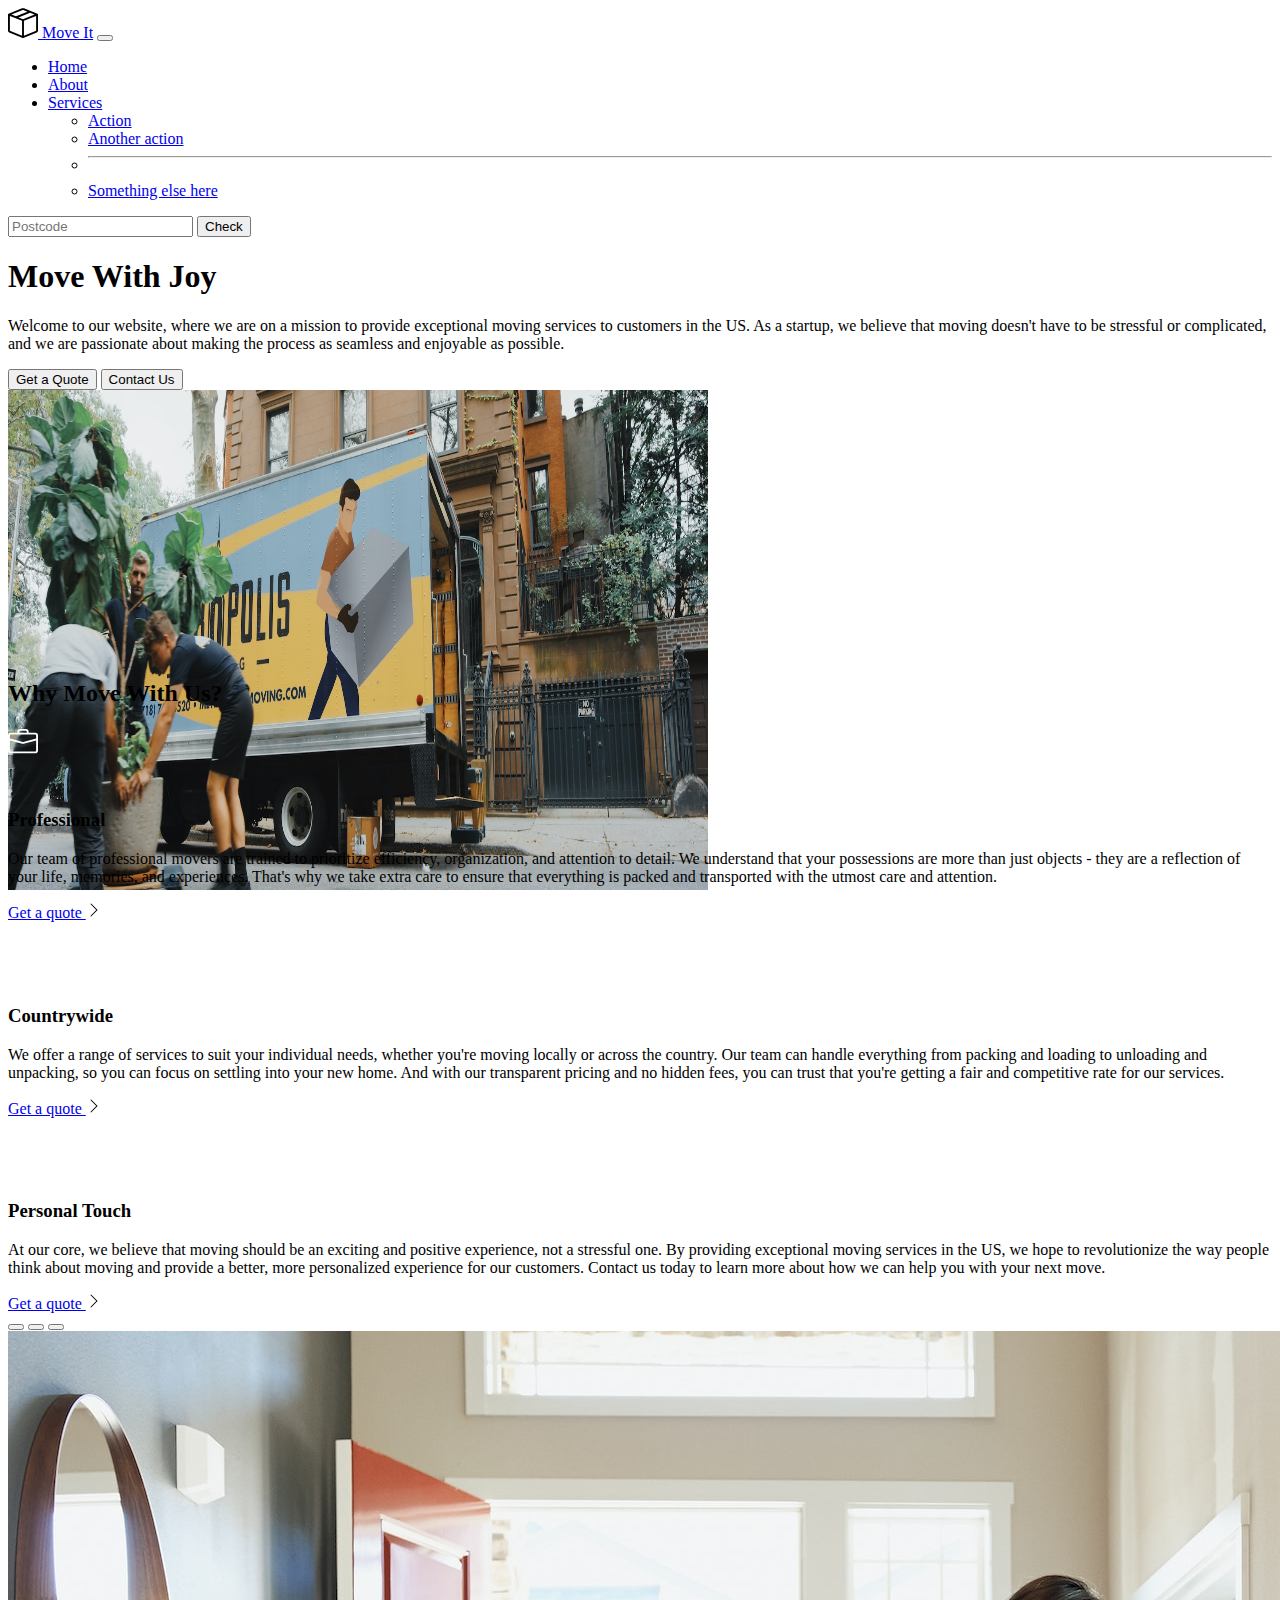
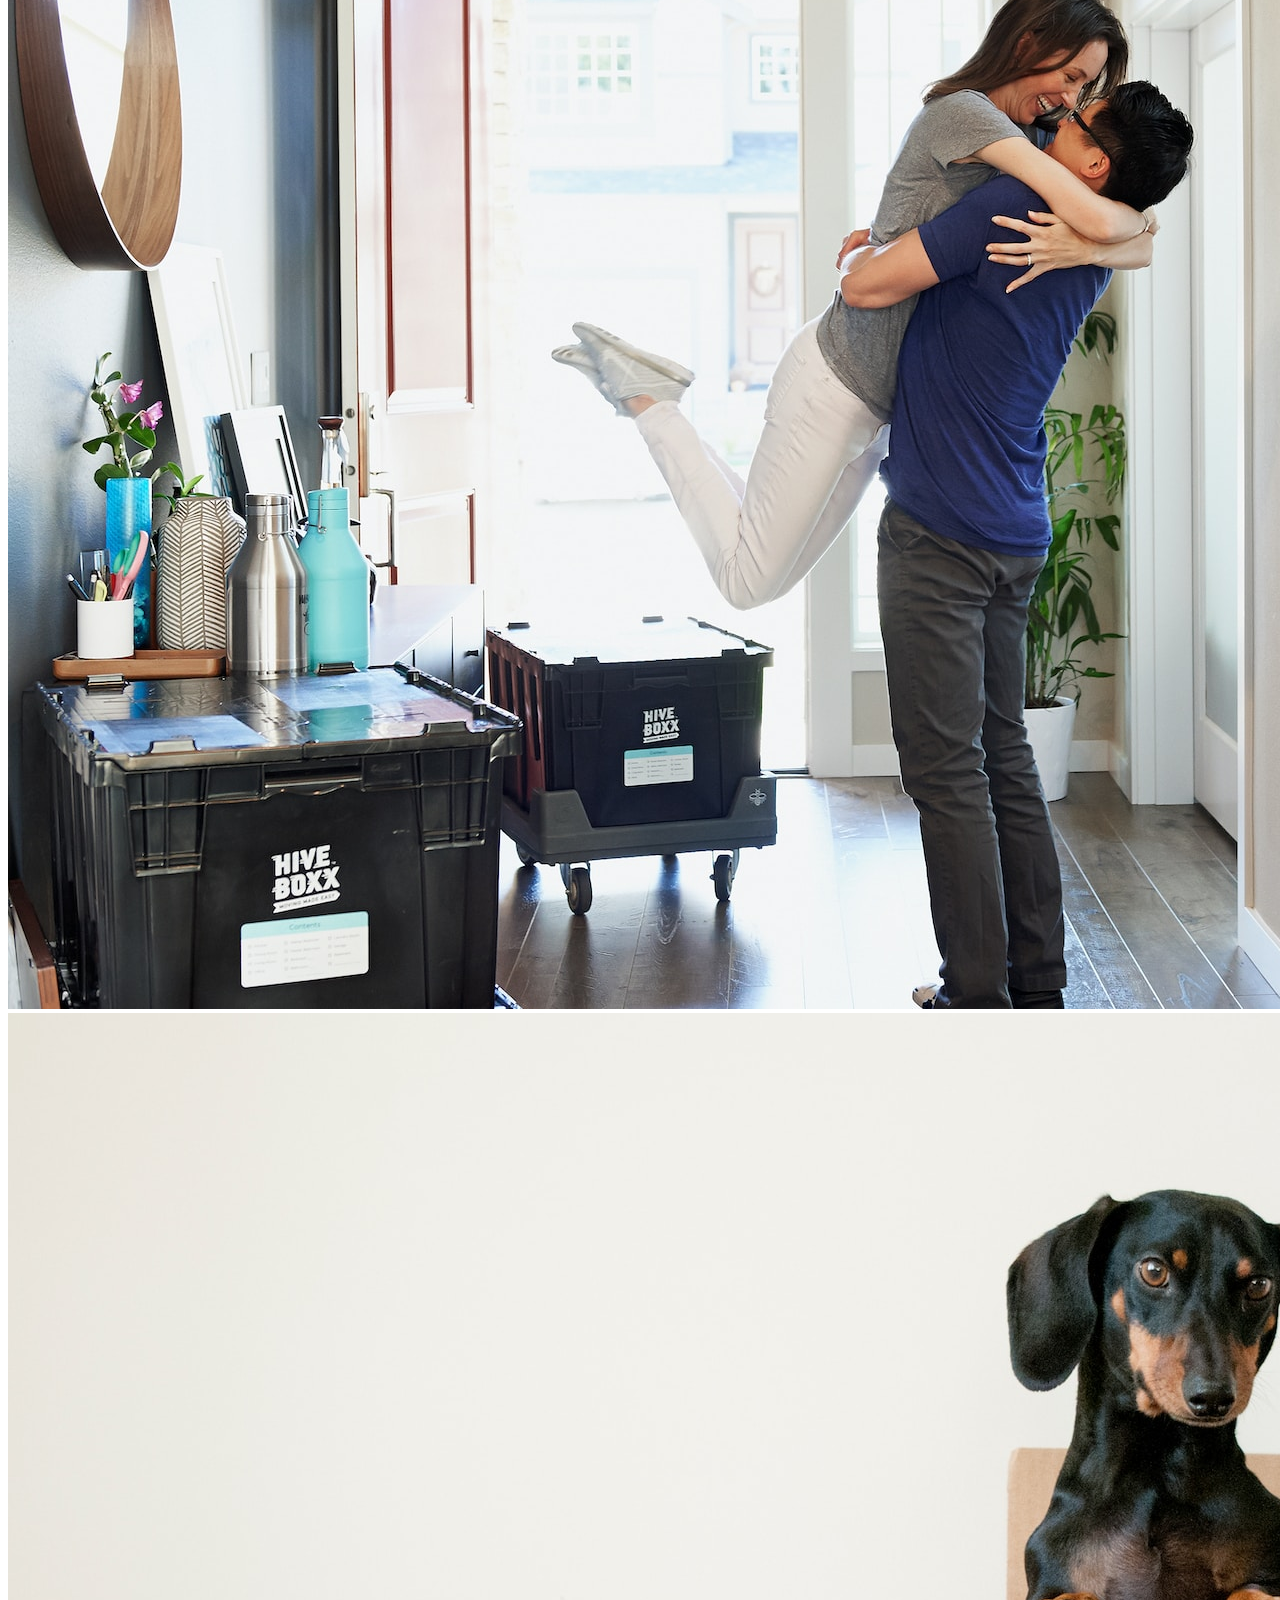
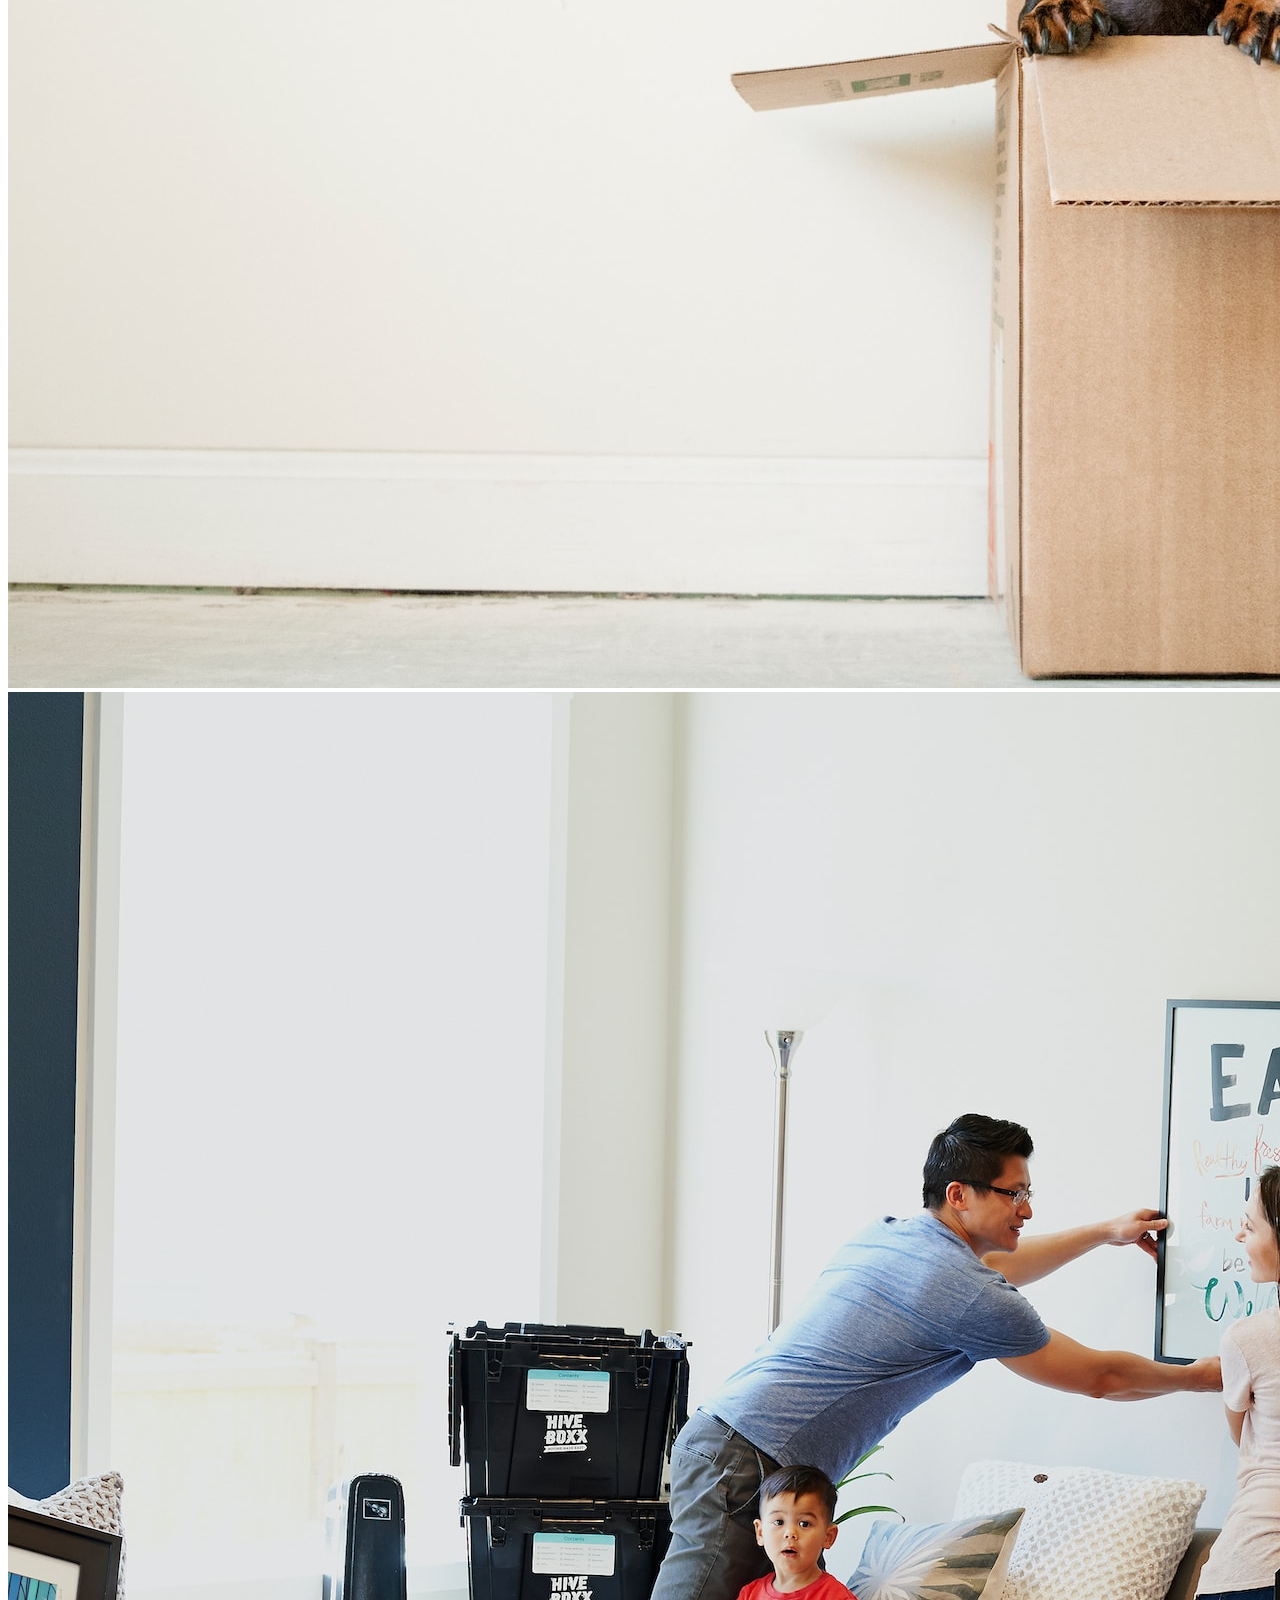
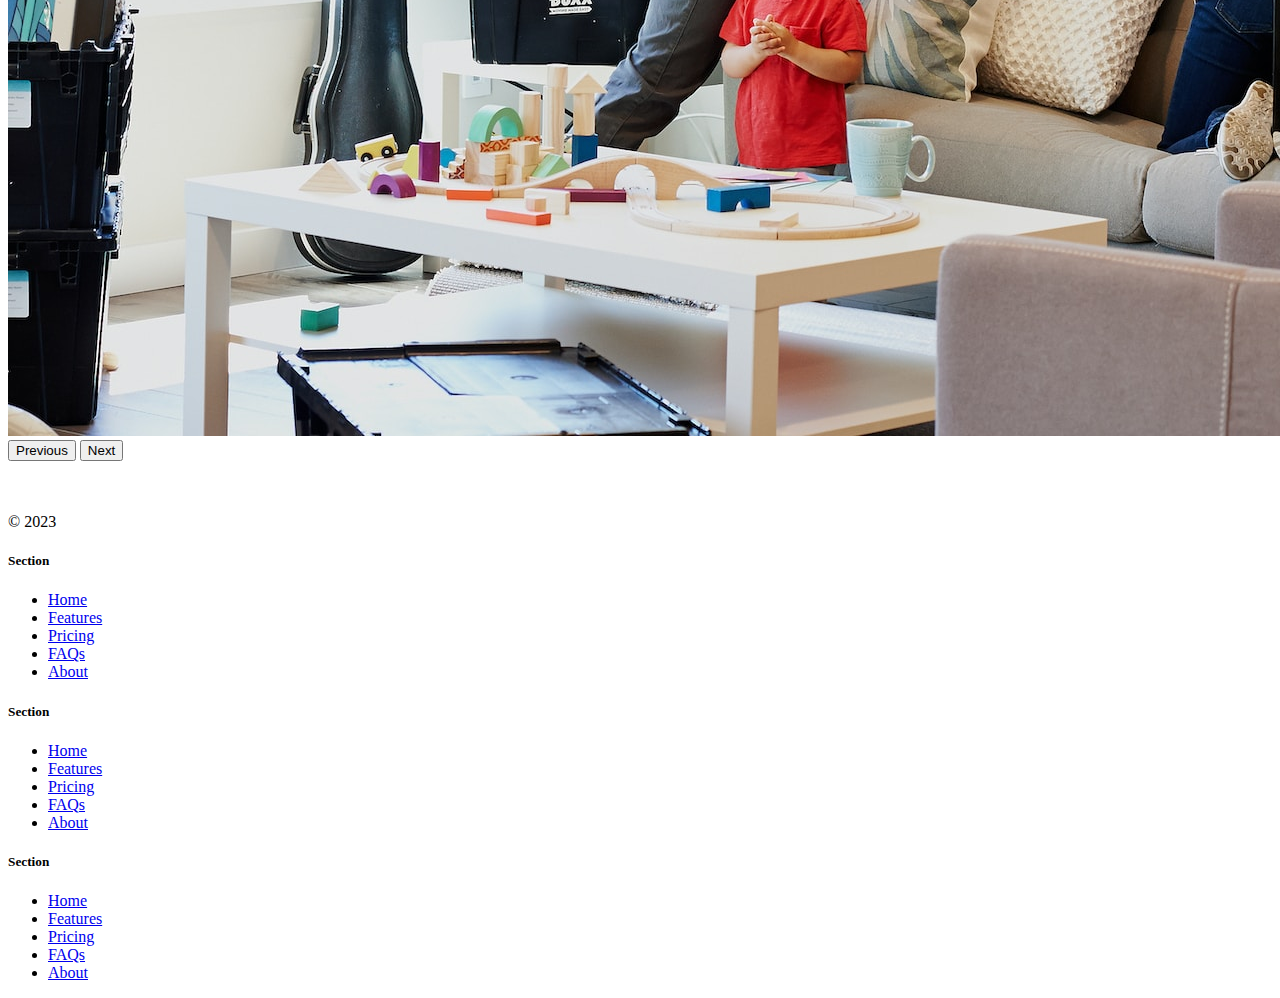
<file: Bootstrap_Components/11.2 Bootstrap Components/solution.html>
<!DOCTYPE html>
<html lang="en">

<head>
  <meta charset="UTF-8">
  <meta name="viewport" content="width=device-width, initial-scale=1.0">
  <title>Bootstrap Components</title>
  <link href="https://cdn.jsdelivr.net/npm/bootstrap@5.3.0-alpha2/dist/css/bootstrap.min.css" rel="stylesheet"
    integrity="sha384-aFq/bzH65dt+w6FI2ooMVUpc+21e0SRygnTpmBvdBgSdnuTN7QbdgL+OapgHtvPp" crossorigin="anonymous">
  <style>
    .feature-icon {
      width: 4rem;
      height: 4rem;
      border-radius: 0.75rem;
    }
  </style>
</head>

<body>

  <nav class="navbar navbar-expand-lg bg-body-tertiary">
    <div class="container-fluid">
      <a class="navbar-brand" href="#"><img src="./box-seam.svg" alt="moveit brand icon" height="30"> Move It</a>
      <button class="navbar-toggler" type="button" data-bs-toggle="collapse" data-bs-target="#navbarSupportedContent"
        aria-controls="navbarSupportedContent" aria-expanded="false" aria-label="Toggle navigation">
        <span class="navbar-toggler-icon"></span>
      </button>
      <div class="collapse navbar-collapse" id="navbarSupportedContent">
        <ul class="navbar-nav me-auto mb-2 mb-lg-0">
          <li class="nav-item">
            <a class="nav-link active" aria-current="page" href="#">Home</a>
          </li>
          <li class="nav-item">
            <a class="nav-link" href="#">About</a>
          </li>
          <li class="nav-item dropdown">
            <a class="nav-link dropdown-toggle" href="#" role="button" data-bs-toggle="dropdown" aria-expanded="false">
              Services
            </a>
            <ul class="dropdown-menu">
              <li><a class="dropdown-item" href="#">Action</a></li>
              <li><a class="dropdown-item" href="#">Another action</a></li>
              <li>
                <hr class="dropdown-divider">
              </li>
              <li><a class="dropdown-item" href="#">Something else here</a></li>
            </ul>
          </li>
        </ul>
        <form class="d-flex" role="search">
          <input class="form-control me-2" type="search" placeholder="Postcode" aria-label="Search">
          <button class="btn btn-outline-success" type="submit">Check</button>
        </form>
      </div>
    </div>
  </nav>


  <div class="px-4 pt-5 my-5 text-center border-bottom">
    <h1 class="display-4 fw-bold text-body-emphasis">Move With Joy</h1>
    <div class="col-lg-6 mx-auto">
      <p class="lead mb-4">Welcome to our website, where we are on a mission to provide exceptional moving services to
        customers in the US. As a
        startup, we believe that moving doesn't have to be stressful or complicated, and we are passionate about making
        the
        process as seamless and enjoyable as possible.
      </p>
      <div class="d-grid gap-2 d-sm-flex justify-content-sm-center mb-5">
        <button type="button" class="btn btn-primary btn-lg px-4 me-sm-3">Get a Quote</button>
        <button type="button" class="btn btn-outline-secondary btn-lg px-4">Contact Us</button>
      </div>
    </div>
    <div class="overflow-hidden" style="max-height: 30vh;">
      <div class="container px-5">
        <img src="./moving-van.jpg" class="img-fluid border rounded-3 shadow-lg mb-4" alt="Example image" width="700"
          height="500" loading="lazy">
      </div>
    </div>
  </div>

  <div class="container px-4 py-5" id="featured-3">
    <h2 class="pb-2 border-bottom">Why Move With Us?</h2>
    <div class="row g-4 py-5 row-cols-1 row-cols-lg-3">
      <div class="feature col">
        <div
          class="feature-icon d-inline-flex align-items-center justify-content-center text-bg-primary bg-gradient fs-2 mb-3">
          <img src="./briefcase.svg" alt="briefcase" height="30">
        </div>
        <h3 class="fs-2">Professional</h3>
        <p>Our team of professional movers are trained to prioritize efficiency, organization, and attention to detail.
          We
          understand that your possessions are more than just objects - they are a reflection of your life, memories,
          and
          experiences. That's why we take extra care to ensure that everything is packed and transported with the utmost
          care and
          attention.</p>
        <a href="#" class="icon-link">
          Get a quote
          <img src="./chevron-right.svg" alt="chevron-right">
        </a>
      </div>
      <div class="feature col">
        <div
          class="feature-icon d-inline-flex align-items-center justify-content-center text-bg-primary bg-gradient fs-2 mb-3">
          <img src="./bus-front.svg" alt="bus-front" height="30">
        </div>
        <h3 class="fs-2">Countrywide</h3>
        <p>We offer a range of services to suit your individual needs, whether you're moving locally or across the
          country. Our
          team can handle everything from packing and loading to unloading and unpacking, so you can focus on settling
          into your
          new home. And with our transparent pricing and no hidden fees, you can trust that you're getting a fair and
          competitive
          rate for our services.</p>
        <a href="#" class="icon-link">
          Get a quote
          <img src="./chevron-right.svg" alt="chevron-right">
        </a>
      </div>
      <div class="feature col">
        <div
          class="feature-icon d-inline-flex align-items-center justify-content-center text-bg-primary bg-gradient fs-2 mb-3">
          <img src="./chat-square-heart.svg" alt="chat-square-heart" height="30">
        </div>
        <h3 class="fs-2">Personal Touch</h3>
        <p>At our core, we believe that moving should be an exciting and positive experience, not a stressful one. By
          providing
          exceptional moving services in the US, we hope to revolutionize the way people think about moving and provide
          a better,
          more personalized experience for our customers. Contact us today to learn more about how we can help you with
          your next
          move.</p>
        <a href="#" class="icon-link">
          Get a quote
          <img src="./chevron-right.svg" alt="chevron-right">
        </a>
      </div>
    </div>
  </div>
  <div class="container">
    <div id="carouselExampleIndicators" class="carousel slide">
      <div class="carousel-indicators">
        <button type="button" data-bs-target="#carouselExampleIndicators" data-bs-slide-to="0" class="active"
          aria-current="true" aria-label="Slide 1"></button>
        <button type="button" data-bs-target="#carouselExampleIndicators" data-bs-slide-to="1"
          aria-label="Slide 2"></button>
        <button type="button" data-bs-target="#carouselExampleIndicators" data-bs-slide-to="2"
          aria-label="Slide 3"></button>
      </div>
      <div class="carousel-inner">
        <div class="carousel-item active">
          <img src="./couple.jpg" class="d-block w-100" alt="couple">
        </div>
        <div class="carousel-item">
          <img src="./dog.jpg" class="d-block w-100" alt="dog">
        </div>
        <div class="carousel-item">
          <img src="./family.jpg" class="d-block w-100" alt="family">
        </div>
      </div>
      <button class="carousel-control-prev" type="button" data-bs-target="#carouselExampleIndicators"
        data-bs-slide="prev">
        <span class="carousel-control-prev-icon" aria-hidden="true"></span>
        <span class="visually-hidden">Previous</span>
      </button>
      <button class="carousel-control-next" type="button" data-bs-target="#carouselExampleIndicators"
        data-bs-slide="next">
        <span class="carousel-control-next-icon" aria-hidden="true"></span>
        <span class="visually-hidden">Next</span>
      </button>
    </div>
  </div>

  <div class="container">
    <footer class="row row-cols-1 row-cols-sm-2 row-cols-md-5 py-5 my-5 border-top">
      <div class="col mb-3">
        <a href="/" class="d-flex align-items-center mb-3 link-body-emphasis text-decoration-none">
          <svg class="bi me-2" width="40" height="32">
            <use xlink:href="#bootstrap"></use>
          </svg>
        </a>
        <p class="text-body-secondary">© 2023</p>
      </div>

      <div class="col mb-3">

      </div>

      <div class="col mb-3">
        <h5>Section</h5>
        <ul class="nav flex-column">
          <li class="nav-item mb-2"><a href="#" class="nav-link p-0 text-body-secondary">Home</a></li>
          <li class="nav-item mb-2"><a href="#" class="nav-link p-0 text-body-secondary">Features</a></li>
          <li class="nav-item mb-2"><a href="#" class="nav-link p-0 text-body-secondary">Pricing</a></li>
          <li class="nav-item mb-2"><a href="#" class="nav-link p-0 text-body-secondary">FAQs</a></li>
          <li class="nav-item mb-2"><a href="#" class="nav-link p-0 text-body-secondary">About</a></li>
        </ul>
      </div>

      <div class="col mb-3">
        <h5>Section</h5>
        <ul class="nav flex-column">
          <li class="nav-item mb-2"><a href="#" class="nav-link p-0 text-body-secondary">Home</a></li>
          <li class="nav-item mb-2"><a href="#" class="nav-link p-0 text-body-secondary">Features</a></li>
          <li class="nav-item mb-2"><a href="#" class="nav-link p-0 text-body-secondary">Pricing</a></li>
          <li class="nav-item mb-2"><a href="#" class="nav-link p-0 text-body-secondary">FAQs</a></li>
          <li class="nav-item mb-2"><a href="#" class="nav-link p-0 text-body-secondary">About</a></li>
        </ul>
      </div>

      <div class="col mb-3">
        <h5>Section</h5>
        <ul class="nav flex-column">
          <li class="nav-item mb-2"><a href="#" class="nav-link p-0 text-body-secondary">Home</a></li>
          <li class="nav-item mb-2"><a href="#" class="nav-link p-0 text-body-secondary">Features</a></li>
          <li class="nav-item mb-2"><a href="#" class="nav-link p-0 text-body-secondary">Pricing</a></li>
          <li class="nav-item mb-2"><a href="#" class="nav-link p-0 text-body-secondary">FAQs</a></li>
          <li class="nav-item mb-2"><a href="#" class="nav-link p-0 text-body-secondary">About</a></li>
        </ul>
      </div>
    </footer>
  </div>
  <script src="https://cdn.jsdelivr.net/npm/bootstrap@5.3.0-alpha3/dist/js/bootstrap.bundle.min.js"
    integrity="sha384-ENjdO4Dr2bkBIFxQpeoTz1HIcje39Wm4jDKdf19U8gI4ddQ3GYNS7NTKfAdVQSZe"
    crossorigin="anonymous"></script>
</body>

</html>
</file>
<file: Tindog_Project/css/style.css>
.gradient-background {
  background: linear-gradient(300deg, #00bfff, #ff4c68, #ef8172);
  background-size: 180% 180%;
  animation: gradient-animation 18s ease infinite;
}
.btn-light{
  display: flex;
  justify-content: space-between;
  align-items: center;
}
.btn-outline-light{
  display: flex;
  justify-content: space-between;
  align-items: center;
}
.dog-img{
  border-radius: 50%;
  width: 100px;
  height: 100px;
  margin-top: 24px;
}
.row-images{
  display: flex;
  
}
#footer {
  background: linear-gradient(300deg, #00bfff, #ff4c68, #ef8172);
  background-size: 180% 180%;
  animation: gradient-animation 18s ease infinite;
  height:500px;

}
@keyframes gradient-animation {
  0% {
    background-position: 0% 50%;
  }
  50% {
    background-position: 100% 50%;
  }
  100% {
    background-position: 0% 50%;
  }
}

.icon-square {
  width: 3rem;
  height: 3rem;
  border-radius: 0.75rem;
}

.profile-img {
  height: 100px;
  border-radius: 50%;
}
</file>
<file: Tindog_Project/css/solution.css>
.gradient-background {
  background: linear-gradient(300deg, #00bfff, #ff4c68, #ef8172);
  background-size: 180% 180%;
  animation: gradient-animation 18s ease infinite;
}

@keyframes gradient-animation {
  0% {
    background-position: 0% 50%;
  }
  50% {
    background-position: 100% 50%;
  }
  100% {
    background-position: 0% 50%;
  }
}

.icon-square {
  width: 3rem;
  height: 3rem;
  border-radius: 0.75rem;
}

.profile-img {
  border-radius: 50%;
  height: 100px;
}
</file>
